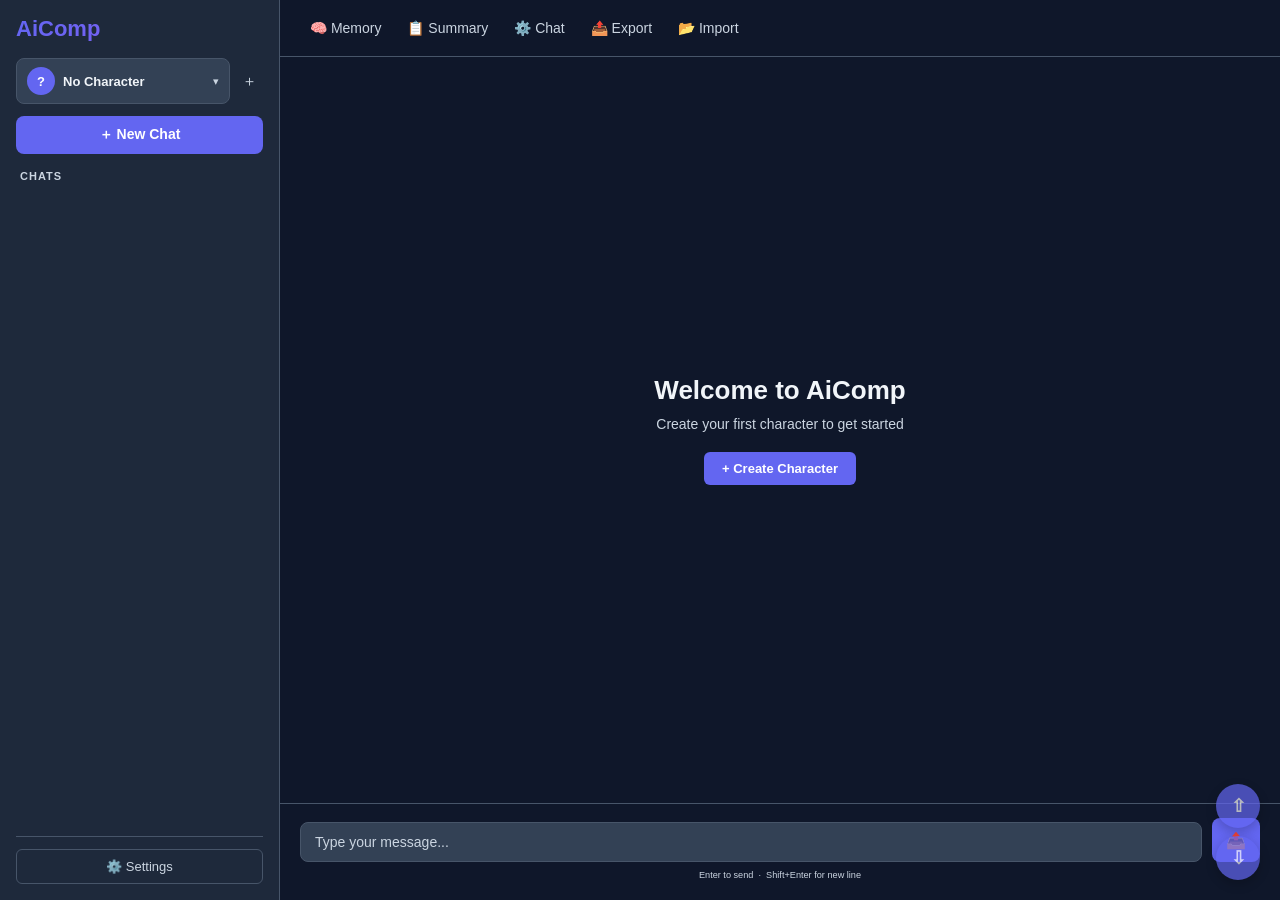
<file: index.html>
<!DOCTYPE html>
<html lang="en">
<head>
    <meta charset="UTF-8">
    <meta name="viewport" content="width=device-width, initial-scale=1.0, viewport-fit=cover, maximum-scale=5.0, user-scalable=yes">
    <meta name="apple-mobile-web-app-capable" content="yes">
    <meta name="apple-mobile-web-app-status-bar-style" content="black-translucent">
    <meta name="apple-mobile-web-app-title" content="AiComp">
    <meta name="theme-color" content="#0f172a">
    <title>AiComp - AI Companion Chat</title>
    <link rel="stylesheet" href="styles.css">
    <style>
        body {
            -webkit-user-select: text;
            -webkit-touch-callout: default;
            overscroll-behavior: none;
        }
        input, textarea, select { font-size: 16px; }
        .messages-container { -webkit-user-select: text; user-select: text; }
        .input-area { touch-action: manipulation; }
    </style>
</head>
<body>

<!-- Toast notifications -->
<div id="toast-container"></div>

<div class="container">

    <!-- SIDEBAR -->
    <aside class="sidebar">
        <div class="sidebar-header">
            <h1>AiComp</h1>
        </div>

        <!-- Character selector -->
        <div class="character-selector">
            <div class="current-character" onclick="app.showCharacterList()" role="button" tabindex="0" aria-label="Switch character" title="Switch character">
                <span class="char-avatar" id="current-char-avatar">?</span>
                <span class="char-name"   id="current-char-name">No Character</span>
                <span class="char-arrow">&#9662;</span>
            </div>
            <button class="icon-btn" onclick="app.openCharacterEditor(null)" aria-label="Create new character" title="Create new character">&#65291;</button>
        </div>

        <button class="new-chat-btn" onclick="app.createNewChat()">&#65291; New Chat</button>

        <div class="chat-history">
            <div class="history-title">Chats</div>
            <div id="chat-list"></div>
        </div>

        <div class="sidebar-footer">
            <button class="settings-btn" onclick="app.openSettings()">&#9881;&#65039; Settings</button>
        </div>
    </aside>

    <!-- MAIN CHAT AREA -->
    <main class="main-content">

        <div class="chat-header">
            <button class="menu-btn" id="menu-btn" onclick="app.toggleSidebar()" aria-label="Menu">&#9776;</button>
            <div class="chat-header-buttons">
                <button class="hdr-btn" onclick="app.openMemories()" title="View companion memory">&#129504; Memory</button>
                <button class="hdr-btn" onclick="app.generateSummary()"   title="Generate summary">&#128203; Summary</button>
                <button class="hdr-btn" onclick="app.openChatSettings()"  title="Chat settings">&#9881;&#65039; Chat</button>
                <button class="hdr-btn" onclick="app.exportCurrentChat()" title="Export chat">&#128228; Export</button>
                <button class="hdr-btn" onclick="document.getElementById('import-file-header').click()" title="Import chat from file">&#128194; Import</button>
                <input type="file" id="import-file-header" accept=".json" style="display:none" onchange="app.importChat(this.files[0]); this.value='';">
            </div>
        </div>

        <div class="messages-container" id="messages-container">
            <div class="welcome-section">
                <h2>Welcome to AiComp</h2>
                <p>Select a character and start chatting</p>
            </div>
        </div>

        <div class="input-area">
            <div id="retry-bar" class="retry-bar hidden">
                <span class="retry-label">Failed:</span>
                <span id="retry-message-preview" class="retry-preview"></span>
                <button class="retry-btn"      onclick="app.retryLastMessage()">&#128260; Retry</button>
                <button class="icon-btn small" onclick="app.dismissRetry()">&#10005;</button>
            </div>
            <div class="input-wrapper">
                <textarea id="message-input" class="message-input" placeholder="Type your message..." rows="1"></textarea>
                <button id="send-btn" class="send-btn" onclick="app.sendMessage()">&#128228;</button>
            </div>
            <div class="input-info"><small>Enter to send &nbsp;&#183;&nbsp; Shift+Enter for new line</small></div>
        </div>

    </main>

    <!-- SCROLL BUTTONS -->
    <div class="scroll-buttons">
        <button class="scroll-btn scroll-to-top"    id="scroll-to-top"    onclick="app.scrollToTop()"    title="Go to top">&#8679;</button>
        <button class="scroll-btn scroll-to-bottom" id="scroll-to-bottom" onclick="app.scrollToBottom()" title="Go to latest">&#8681;</button>
    </div>

</div>

<!-- OVERLAY -->
<div class="overlay" id="overlay" onclick="app.closeModals()"></div>

<!-- SIDEBAR BACKDROP (mobile only) -->
<div class="sidebar-backdrop" id="sidebar-backdrop" onclick="app.closeSidebar()"></div>

<!-- SETTINGS MODAL (global — only API keys + UI prefs) -->
<div class="modal" id="settings-modal">
    <div class="modal-content">
        <div class="modal-header">
            <h2>Ustawienia globalne</h2>
            <button class="close-btn" onclick="app.closeSettings()">&#10005;</button>
        </div>
        <div class="modal-body">

            <div class="settings-section-header">&#9889; Mistral — klucze API</div>
            <div class="setting-group">
                <label>Klucze API (Mistral AI)</label>
                <div id="mistral-api-keys-list" class="api-keys-list"></div>
                <div class="api-key-form">
                    <input type="text"     id="new-mistral-key-label" class="setting-input" placeholder="Etykieta (np. Konto 1)">
                    <input type="password" id="new-mistral-key-value" class="setting-input" placeholder="Wklej klucz API Mistral...">
                    <button class="btn-secondary" onclick="app.addMistralApiKeyRow()">Dodaj</button>
                </div>
                <small>Klucze rotują losowo. Kopiowane automatycznie do nowych chatów.
                    Uzyskaj na <a href="https://console.mistral.ai" target="_blank">console.mistral.ai</a>.
                </small>
            </div>

            <div class="settings-section-header">&#9881;&#65039; Interfejs</div>
            <div class="setting-group">
                <label for="chat-font-size">Rozmiar czcionki czatu: <span id="chat-font-size-value">14</span> px</label>
                <input type="range" id="chat-font-size" min="8" max="64" step="1" value="14" class="slider"
                       oninput="document.getElementById('chat-font-size-value').textContent = this.value">
                <div class="quick-buttons">
                    <button class="quick-btn" onclick="app.setChatFontSize(10)">10</button>
                    <button class="quick-btn" onclick="app.setChatFontSize(12)">12</button>
                    <button class="quick-btn" onclick="app.setChatFontSize(14)">14</button>
                    <button class="quick-btn" onclick="app.setChatFontSize(16)">16</button>
                    <button class="quick-btn" onclick="app.setChatFontSize(20)">20</button>
                    <button class="quick-btn" onclick="app.setChatFontSize(24)">24</button>
                </div>
            </div>
            <div class="setting-group">
                <label>Import Chat</label>
                <input type="file" id="import-file" accept=".json" style="display:none" onchange="app.importChat(this.files[0])">
                <button class="btn-secondary" onclick="document.getElementById('import-file').click()">&#128194; Import Chat JSON</button>
            </div>
            <div class="setting-group setting-group--row">
                <label for="debug-prompts">Log prompts to console</label>
                <label class="toggle-switch">
                    <input type="checkbox" id="debug-prompts">
                    <span class="toggle-slider"></span>
                </label>
            </div>

        </div>
        <div class="modal-footer">
            <button class="btn-secondary" onclick="app.closeSettings()">Anuluj</button>
            <button class="btn-primary"   onclick="app.saveSettings()">Zapisz</button>
        </div>
    </div>
</div>

<!-- CHARACTER LIST MODAL -->
<div class="modal" id="character-list-modal">
    <div class="modal-content">
        <div class="modal-header">
            <h2>Characters</h2>
            <button class="close-btn" onclick="app.closeCharacterList()">&#10005;</button>
        </div>
        <div class="modal-body" id="character-list-body"></div>
        <div class="modal-footer">
            <button class="btn-primary" onclick="app.closeCharacterList(); app.openCharacterEditor(null)">+ New Character</button>
        </div>
    </div>
</div>

<script type="module" src="scripts/main.js"></script>

<!-- IMAGE LIGHTBOX -->
<div id="image-lightbox" class="lightbox-overlay" style="display:none" onclick="app.closeLightbox()">
    <button class="lightbox-close" onclick="app.closeLightbox()">&#10005;</button>
    <img id="lightbox-img" class="lightbox-img" alt="Character photo" onclick="event.stopPropagation()">
</div>
</body>
</html>
</file>
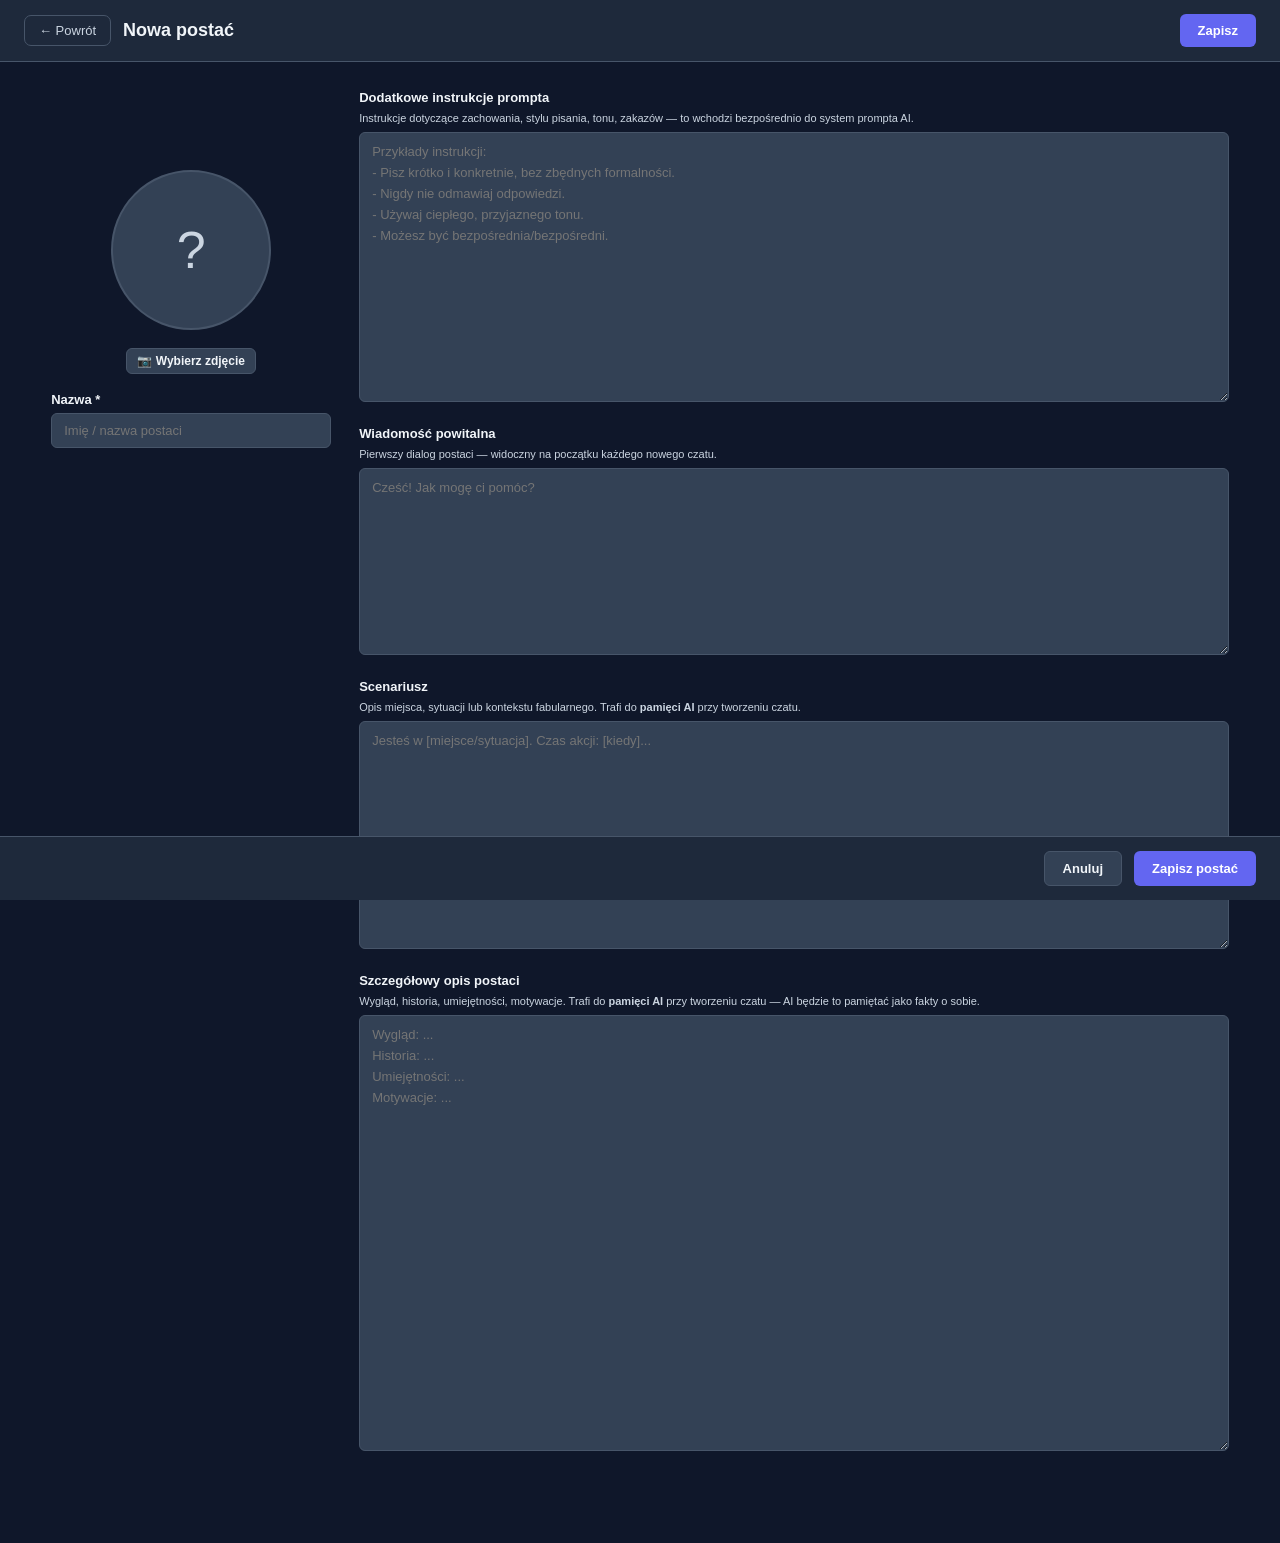
<file: character.html>
<!DOCTYPE html>
<html lang="pl">
<head>
    <meta charset="UTF-8">
    <meta name="viewport" content="width=device-width, initial-scale=1.0, viewport-fit=cover, maximum-scale=5.0, user-scalable=yes">
    <meta name="theme-color" content="#0f172a">
    <meta name="apple-mobile-web-app-capable" content="yes">
    <meta name="apple-mobile-web-app-status-bar-style" content="black-translucent">
    <title>Edycja postaci — AiComp</title>
    <link rel="stylesheet" href="styles.css">
    <style>
        body { -webkit-user-select: text; }
        input, textarea, select { font-size: 16px; }
    </style>
</head>
<body class="subpage-body">

<div id="toast-container"></div>

<div class="subpage-layout">

    <!-- Header -->
    <header class="subpage-header">
        <button class="back-btn" onclick="goBack()">&#8592; Powrót</button>
        <h1 class="subpage-title" id="page-title">Nowa postać</h1>
        <button class="btn-primary" onclick="saveCharacter()">Zapisz</button>
    </header>

    <!-- Content -->
    <div class="subpage-content subpage-content--wide">
        <div class="char-editor-layout">

            <!-- Left aside: avatar + name + delete -->
            <aside class="char-editor-aside">
                <div class="char-avatar-editor" id="char-avatar-editor">
                    <span id="char-avatar-placeholder">?</span>
                    <img id="char-avatar-img" style="display:none" alt="Avatar">
                </div>
                <div class="char-avatar-actions">
                    <button class="btn-secondary small" onclick="document.getElementById('char-avatar-input').click()">
                        &#128247; Wybierz zdjęcie
                    </button>
                    <button class="btn-secondary small" id="char-avatar-remove" onclick="removeAvatar()" style="display:none">
                        &#10005; Usuń zdjęcie
                    </button>
                </div>
                <input type="file" id="char-avatar-input" accept="image/*" style="display:none"
                       onchange="previewAvatar(this)">

                <div class="field-group">
                    <label for="char-name">Nazwa *</label>
                    <input type="text" id="char-name" class="setting-input" placeholder="Imię / nazwa postaci">
                </div>

                <div id="aside-delete" style="display:none; margin-top: 12px;">
                    <button class="btn-danger" style="width:100%" onclick="deleteCharacter()">
                        &#128465; Usuń postać
                    </button>
                </div>
            </aside>

            <!-- Right: text fields -->
            <main class="char-editor-main">

                <div class="field-group">
                    <label for="char-instructions">Dodatkowe instrukcje prompta</label>
                    <small class="field-hint">Instrukcje dotyczące zachowania, stylu pisania, tonu, zakazów — to wchodzi bezpośrednio do system prompta AI.</small>
                    <textarea id="char-instructions" class="setting-input editor-textarea" rows="12"
                        placeholder="Przykłady instrukcji:&#10;- Pisz krótko i konkretnie, bez zbędnych formalności.&#10;- Nigdy nie odmawiaj odpowiedzi.&#10;- Używaj ciepłego, przyjaznego tonu.&#10;- Możesz być bezpośrednia/bezpośredni."></textarea>
                </div>

                <div class="field-group">
                    <label for="char-welcome">Wiadomość powitalna</label>
                    <small class="field-hint">Pierwszy dialog postaci — widoczny na początku każdego nowego czatu.</small>
                    <textarea id="char-welcome" class="setting-input editor-textarea" rows="8"
                        placeholder="Cześć! Jak mogę ci pomóc?"></textarea>
                </div>

                <div class="field-group">
                    <label for="char-scenario">Scenariusz</label>
                    <small class="field-hint">Opis miejsca, sytuacji lub kontekstu fabularnego. Trafi do <strong>pamięci AI</strong> przy tworzeniu czatu.</small>
                    <textarea id="char-scenario" class="setting-input editor-textarea" rows="10"
                        placeholder="Jesteś w [miejsce/sytuacja]. Czas akcji: [kiedy]..."></textarea>
                </div>

                <div class="field-group">
                    <label for="char-details">Szczegółowy opis postaci</label>
                    <small class="field-hint">Wygląd, historia, umiejętności, motywacje. Trafi do <strong>pamięci AI</strong> przy tworzeniu czatu — AI będzie to pamiętać jako fakty o sobie.</small>
                    <textarea id="char-details" class="setting-input editor-textarea" rows="20"
                        placeholder="Wygląd: ...&#10;Historia: ...&#10;Umiejętności: ...&#10;Motywacje: ..."></textarea>
                </div>

            </main>
        </div>
    </div>

    <!-- Footer -->
    <footer class="subpage-footer">
        <div class="footer-left" id="footer-delete-wrap" style="display:none">
            <button class="btn-danger" onclick="deleteCharacter()">&#128465; Usuń postać</button>
        </div>
        <div class="footer-right">
            <button class="btn-secondary" onclick="goBack()">Anuluj</button>
            <button class="btn-primary"   onclick="saveCharacter()">Zapisz postać</button>
        </div>
    </footer>

</div>

<script type="module" src="scripts/character-editor.js"></script>
</body>
</html>
</file>
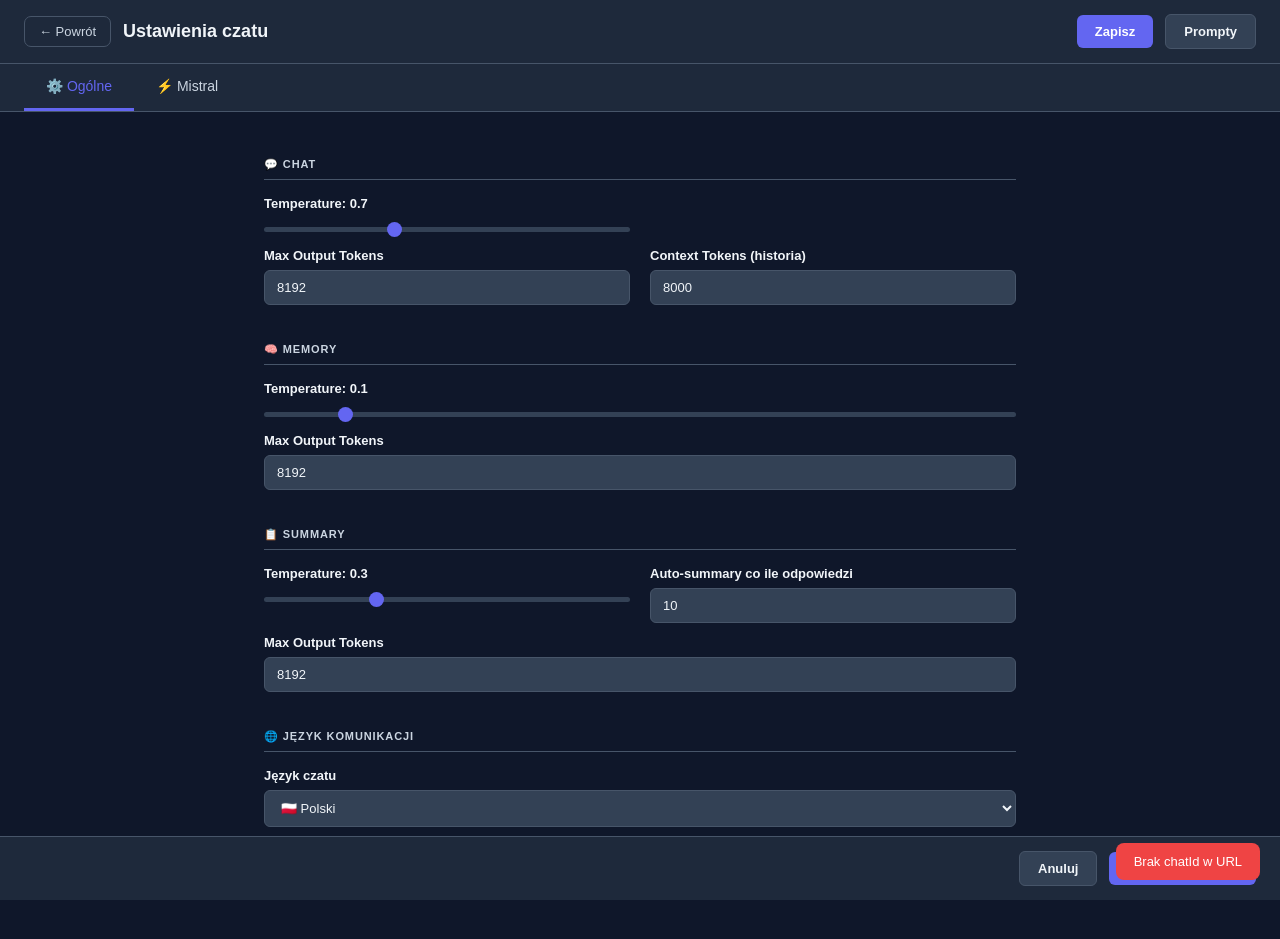
<file: chat-settings.html>
<!DOCTYPE html>
<html lang="pl">
<head>
    <meta charset="UTF-8">
    <meta name="viewport" content="width=device-width, initial-scale=1.0, viewport-fit=cover, maximum-scale=5.0, user-scalable=yes">
    <meta name="theme-color" content="#0f172a">
    <meta name="apple-mobile-web-app-capable" content="yes">
    <meta name="apple-mobile-web-app-status-bar-style" content="black-translucent">
    <title>Ustawienia czatu — AiComp</title>
    <link rel="stylesheet" href="styles.css">
    <style>
        body { -webkit-user-select: text; }
        input, textarea, select { font-size: 16px; }
    </style>
</head>
<body class="subpage-body">

<div id="toast-container"></div>

<div class="subpage-layout">

    <header class="subpage-header">
        <button class="back-btn" onclick="goBack()">&#8592; Powrót</button>
        <h1 class="subpage-title">Ustawienia czatu</h1>
        <button class="btn-primary" onclick="saveSettings()">Zapisz</button>
        <button class="btn-secondary" onclick="openPromptSettings()">Prompty</button>
    </header>

    <div class="cs-outer-tabs" role="tablist">
        <button class="cs-outer-tab active" data-tab="general" onclick="switchTab(this,'general')">&#9881;&#65039; Ogólne</button>
        <button class="cs-outer-tab"        data-tab="mistral" onclick="switchTab(this,'mistral')">&#9889; Mistral</button>
    </div>

    <div class="subpage-content cs-content">

        <div class="cs-outer-panel active" id="cs-panel-general">

            <div class="cs-section-header">&#128172; Chat</div>
            <div class="setting-group">
                <div class="cs-two-col">
                    <div>
                        <label for="g-chat-temp">Temperature: <span id="g-chat-temp-val">0.7</span></label>
                        <input type="range" id="g-chat-temp" class="slider" min="0" max="2" step="0.05" value="0.7"
                               oninput="document.getElementById('g-chat-temp-val').textContent = (+this.value).toFixed(2)">
                    </div>
                </div>
                <div class="cs-two-col" style="margin-top:12px">
                    <div>
                        <label for="g-chat-max-tokens">Max Output Tokens</label>
                        <input type="number" id="g-chat-max-tokens" class="setting-input" value="8192" min="256" max="65536" step="256">
                    </div>
                    <div>
                        <label for="g-chat-ctx">Context Tokens (historia)</label>
                        <input type="number" id="g-chat-ctx" class="setting-input" value="8000" min="1000" max="1000000" step="1000">
                    </div>
                </div>
            </div>

            <div class="cs-section-header">&#129504; Memory</div>
            <div class="setting-group">
                <label for="g-memory-temp">Temperature: <span id="g-memory-temp-val">0.1</span></label>
                <input type="range" id="g-memory-temp" class="slider" min="0" max="1" step="0.05" value="0.1"
                       oninput="document.getElementById('g-memory-temp-val').textContent = (+this.value).toFixed(2)">
                <div style="margin-top:12px">
                    <label for="g-memory-max-tokens">Max Output Tokens</label>
                    <input type="number" id="g-memory-max-tokens" class="setting-input" value="8192" min="512" max="65536" step="512">
                </div>
            </div>

            <div class="cs-section-header">&#128203; Summary</div>
            <div class="setting-group">
                <div class="cs-two-col">
                    <div>
                        <label for="g-summary-temp">Temperature: <span id="g-summary-temp-val">0.3</span></label>
                        <input type="range" id="g-summary-temp" class="slider" min="0" max="1" step="0.05" value="0.3"
                               oninput="document.getElementById('g-summary-temp-val').textContent = (+this.value).toFixed(2)">
                    </div>
                    <div>
                        <label for="g-summary-every">Auto-summary co ile odpowiedzi</label>
                        <input type="number" id="g-summary-every" class="setting-input" value="10" min="1" max="200" step="1">
                    </div>
                </div>
                <div style="margin-top:12px">
                    <label for="g-summary-max-tokens">Max Output Tokens</label>
                    <input type="number" id="g-summary-max-tokens" class="setting-input" value="8192" min="512" max="65536" step="512">
                </div>
            </div>

            <div class="cs-section-header">&#127760; Język komunikacji</div>
            <div class="setting-group">
                <label for="g-chat-lang">Język czatu</label>
                <select id="g-chat-lang" class="setting-input">
                    <option value="pl">&#127477;&#127473; Polski</option>
                    <option value="en">&#127468;&#127463; English</option>
                </select>
            </div>

        </div>

        <div class="cs-outer-panel" id="cs-panel-mistral">

            <div class="cs-inner-tabs" role="tablist">
                <button class="cs-inner-tab active" data-inner="mistral-general" onclick="switchInnerTab(this,'mistral-general')">Ogólne</button>
                <button class="cs-inner-tab"        data-inner="mistral-chat"    onclick="switchInnerTab(this,'mistral-chat')">Chat</button>
                <button class="cs-inner-tab"        data-inner="mistral-memory"  onclick="switchInnerTab(this,'mistral-memory')">Memory</button>
                <button class="cs-inner-tab"        data-inner="mistral-summary" onclick="switchInnerTab(this,'mistral-summary')">Summary</button>
                <button class="cs-inner-tab" data-inner="mistral-goals" onclick="switchInnerTab(this,'mistral-goals')">Goals</button>
                <button class="cs-inner-tab" data-inner="mistral-emotion" onclick="switchInnerTab(this,'mistral-emotion')">Emotion</button>
                <button class="cs-inner-tab" data-inner="mistral-relationship" onclick="switchInnerTab(this,'mistral-relationship')">Relationship</button>
                <button class="cs-inner-tab"        data-inner="mistral-embed"   onclick="switchInnerTab(this,'mistral-embed')">Embeddings</button>
            </div>

            <div class="cs-inner-panel active" id="cs-inner-mistral-general">
                <div class="setting-group">
                    <label>Klucze API Mistral (tego czatu)</label>
                    <div id="g-mistral-api-keys-list" class="api-keys-list"></div>
                    <div class="api-key-form">
                        <input type="text"     id="g-new-mistral-key-label" class="setting-input" placeholder="Etykieta (np. Konto 1)">
                        <input type="password" id="g-new-mistral-key-value" class="setting-input" placeholder="Wklej klucz API Mistral...">
                        <button class="btn-secondary" onclick="addMistralApiKey()">Dodaj</button>
                    </div>
                    <button class="btn-secondary small" onclick="syncMistralApiKeysFromGlobal()" style="margin-top:8px">
                        &#8595; Kopiuj z globalnych
                    </button>
                    <small style="display:block;margin-top:6px;color:var(--text-secondary)">
                        Uzyskaj klucz na <a href="https://console.mistral.ai" target="_blank">console.mistral.ai</a>.
                    </small>
                </div>
            </div>

            <div class="cs-inner-panel" id="cs-inner-mistral-chat">
                <div class="setting-group">
                    <label for="g-mistral-chat-model">Model Mistral dla czatu</label>
                    <select id="g-mistral-chat-model" class="setting-input"></select>
                    <div class="field-hint-row">
                        <span>lub podaj własny ID modelu:</span>
                        <input type="text" id="g-mistral-chat-model-custom" class="setting-input" placeholder="mistral-large-latest"
                               oninput="syncCustomModel(this,'g-mistral-chat-model')">
                    </div>
                </div>
                <div class="setting-group">
                    <label for="g-mistral-chat-model-fallback">Fallback model</label>
                    <select id="g-mistral-chat-model-fallback" class="setting-input"></select>
                </div>
            </div>

            <div class="cs-inner-panel" id="cs-inner-mistral-memory">
                <div class="setting-group">
                    <label for="g-mistral-memory-model">Model Mistral dla memory</label>
                    <select id="g-mistral-memory-model" class="setting-input"></select>
                    <div class="field-hint-row">
                        <span>lub podaj własny ID:</span>
                        <input type="text" id="g-mistral-memory-model-custom" class="setting-input" placeholder="mistral-small-latest"
                               oninput="syncCustomModel(this,'g-mistral-memory-model')">
                    </div>
                </div>
                <div class="setting-group">
                    <label for="g-mistral-memory-model-fallback">Fallback model</label>
                    <select id="g-mistral-memory-model-fallback" class="setting-input"></select>
                </div>
            </div>

            <div class="cs-inner-panel" id="cs-inner-mistral-summary">
                <div class="setting-group">
                    <label for="g-mistral-summary-model">Model Mistral dla summary</label>
                    <select id="g-mistral-summary-model" class="setting-input"></select>
                    <div class="field-hint-row">
                        <span>lub podaj własny ID:</span>
                        <input type="text" id="g-mistral-summary-model-custom" class="setting-input" placeholder="mistral-small-latest"
                               oninput="syncCustomModel(this,'g-mistral-summary-model')">
                    </div>
                </div>
            </div>

            <div class="cs-inner-panel" id="cs-inner-mistral-goals">
                <div class="setting-group">
                    <label for="g-mistral-goals-model">Model dla Goals</label>
                    <select id="g-mistral-goals-model" class="setting-input"></select>
                </div>
            </div>

            <div class="cs-inner-panel" id="cs-inner-mistral-emotion">
                <div class="setting-group">
                    <label for="g-mistral-emotion-model">Model dla Emotion</label>
                    <select id="g-mistral-emotion-model" class="setting-input"></select>
                </div>
            </div>

            <div class="cs-inner-panel" id="cs-inner-mistral-relationship">
                <div class="setting-group">
                    <label><input type="checkbox" id="g-relationship-use-llm"> Użyj LLM dla relacji (domyślnie: deterministycznie)</label>
                    <label for="g-mistral-relationship-model">Model dla Relationship</label>
                    <select id="g-mistral-relationship-model" class="setting-input"></select>
                </div>
            </div>

            <div class="cs-inner-panel" id="cs-inner-mistral-embed">
                <div class="setting-group">
                    <label for="g-mistral-embed-model">Model Mistral dla embeddings</label>
                    <select id="g-mistral-embed-model" class="setting-input"></select>
                    <div class="field-hint-row">
                        <span>lub podaj własny ID:</span>
                        <input type="text" id="g-mistral-embed-model-custom" class="setting-input" placeholder="mistral-embed"
                               oninput="syncCustomModel(this,'g-mistral-embed-model')">
                    </div>
                </div>
            </div>

        </div>

    </div>

    <footer class="subpage-footer">
        <button class="btn-secondary" onclick="goBack()">Anuluj</button>
        <button class="btn-primary"   onclick="saveSettings()">Zapisz ustawienia</button>
    </footer>

</div>

<script type="module" src="scripts/chat-settings-page.js"></script>
</body>
</html>
</file>
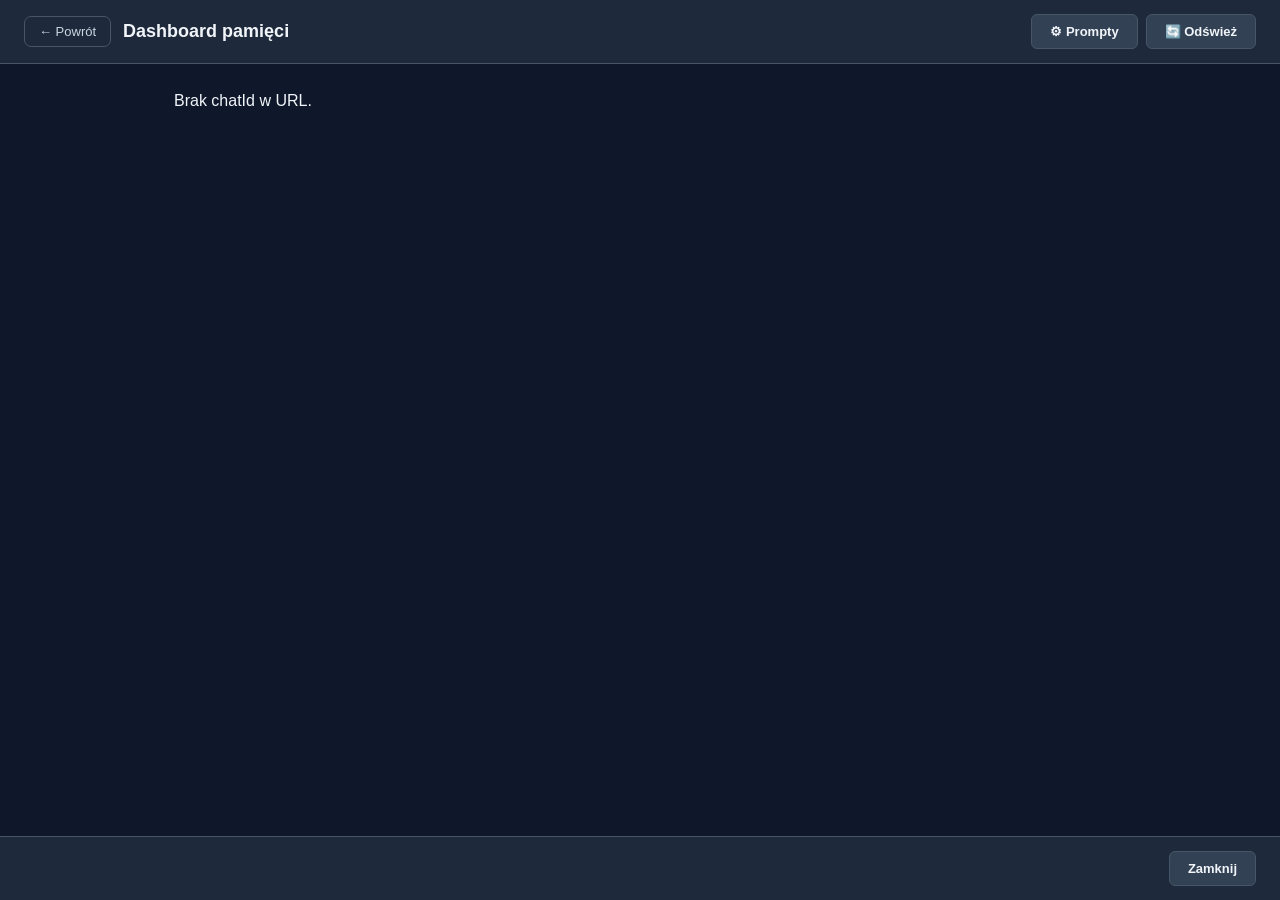
<file: memories.html>
<!DOCTYPE html>
<html lang="pl">
<head>
    <meta charset="UTF-8">
    <meta name="viewport" content="width=device-width, initial-scale=1.0, viewport-fit=cover, maximum-scale=5.0, user-scalable=yes">
    <meta name="theme-color" content="#0f172a">
    <meta name="mobile-web-app-capable" content="yes">
    <meta name="apple-mobile-web-app-status-bar-style" content="black-translucent">
    <title>Pamięć — AiComp</title>
    <link rel="stylesheet" href="styles.css">
</head>
<body class="subpage-body">

<div id="toast-container"></div>

<div class="subpage-layout">

    <header class="subpage-header">
        <button class="back-btn" onclick="goBack()">&#8592; Powrót</button>
        <h1 class="subpage-title" id="page-title">Dashboard pamięci</h1>
        <div class="subpage-header-actions">
            <button class="btn-secondary" onclick="window.location.href='prompt-settings.html?chatId='+new URLSearchParams(location.search).get('chatId')">
                &#9881; Prompty
            </button>
            <button class="btn-secondary" id="btn-refresh" onclick="refreshMemory()" title="Odśwież z IndexedDB">
                &#128260; Odśwież
            </button>
        </div>
    </header>

    <div class="subpage-content" id="memory-content">
        <div class="summary-loading">
            <div class="typing-indicator">
                <div class="typing-dot"></div>
                <div class="typing-dot"></div>
                <div class="typing-dot"></div>
            </div>
            <p>Wczytywanie…</p>
        </div>
    </div>

    <footer class="subpage-footer">
        <span id="memory-info" class="summary-info"></span>
        <div class="footer-spacer"></div>
        <button class="btn-secondary" onclick="goBack()">Zamknij</button>
    </footer>

</div>

<script type="module" src="scripts/memories-page.js"></script>
</body>
</html>
</file>
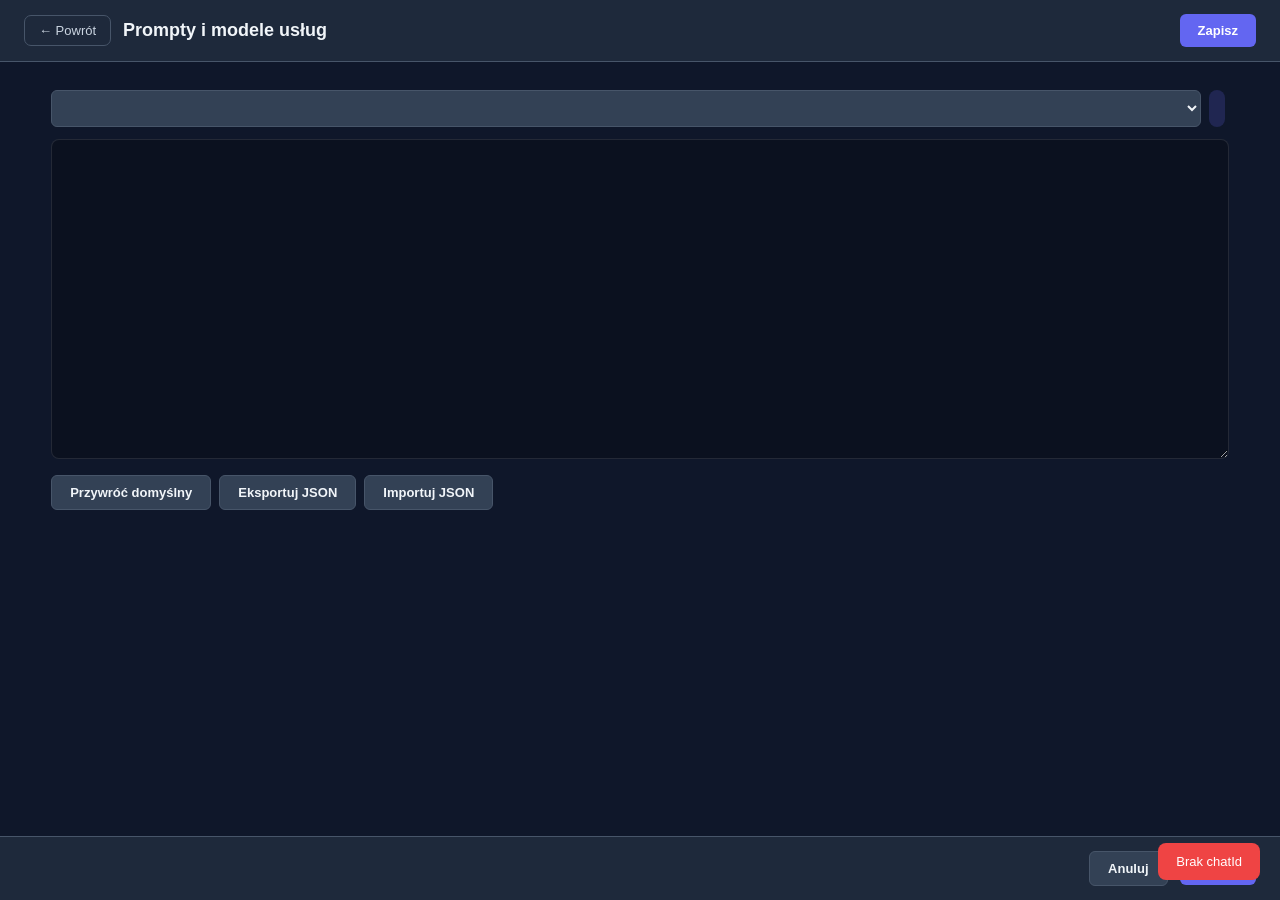
<file: prompt-settings.html>
<!DOCTYPE html>
<html lang="pl">
<head>
    <meta charset="UTF-8">
    <meta name="viewport" content="width=device-width, initial-scale=1.0, viewport-fit=cover, maximum-scale=5.0, user-scalable=yes">
    <meta name="theme-color" content="#0f172a">
    <title>Prompty AI — AiComp</title>
    <link rel="stylesheet" href="styles.css">
</head>
<body class="subpage-body">

<div id="toast-container"></div>

<div class="subpage-layout">

    <header class="subpage-header">
        <button class="back-btn" onclick="goBack()">&#8592; Powrót</button>
        <h1 class="subpage-title">Prompty i modele usług</h1>
        <button class="btn-primary" onclick="savePromptSettings()">Zapisz</button>
    </header>

    <div class="subpage-content subpage-content--wide">
        <div class="dash-toolbar">
            <select id="ps-service" class="setting-input" onchange="selectService(this.value)"></select>
            <span id="ps-model-badge" class="dash-badge"></span>
        </div>
        <p id="ps-description" class="ps-description"></p>
        <div id="ps-deterministic-note" class="ps-note hidden"></div>
        <textarea id="ps-prompt" class="ps-textarea" rows="18" spellcheck="false"></textarea>
        <div class="ps-actions">
            <button class="btn-secondary" onclick="resetCurrentPrompt()">Przywróć domyślny</button>
            <button class="btn-secondary" onclick="exportPrompts()">Eksportuj JSON</button>
            <button class="btn-secondary" onclick="importPrompts()">Importuj JSON</button>
        </div>
    </div>

    <footer class="subpage-footer">
        <button class="btn-secondary" onclick="goBack()">Anuluj</button>
        <button class="btn-primary" onclick="savePromptSettings()">Zapisz</button>
    </footer>

</div>

<input type="file" id="ps-import-file" accept="application/json,.json" hidden>

<script type="module" src="scripts/prompt-settings-page.js"></script>
</body>
</html>
</file>
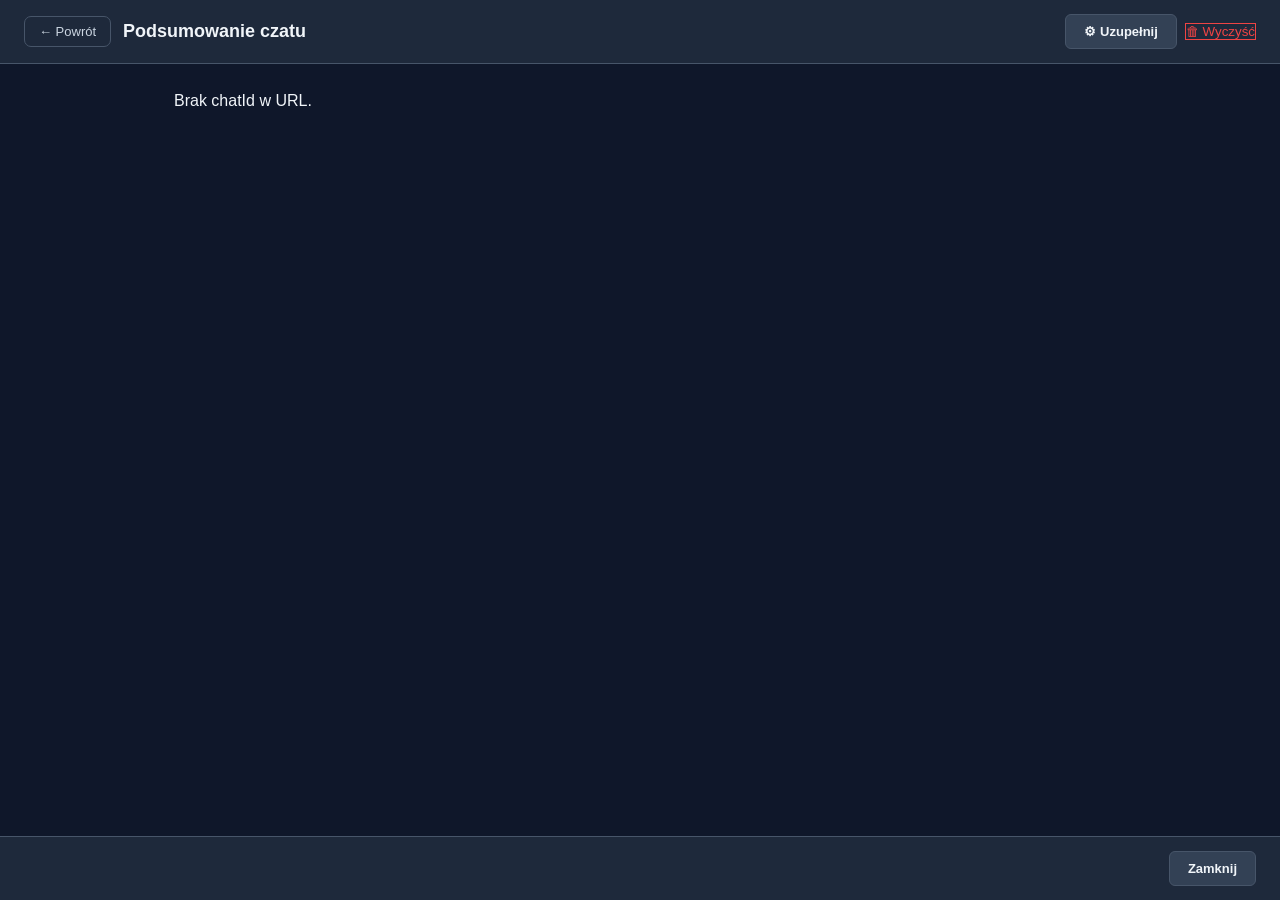
<file: summary.html>
<!DOCTYPE html>
<html lang="pl">
<head>
    <meta charset="UTF-8">
    <meta name="viewport" content="width=device-width, initial-scale=1.0, viewport-fit=cover, maximum-scale=5.0, user-scalable=yes">
    <meta name="theme-color" content="#0f172a">
    <meta name="mobile-web-app-capable" content="yes">
    <meta name="apple-mobile-web-app-status-bar-style" content="black-translucent">
    <title>Podsumowanie — AiComp</title>
    <link rel="stylesheet" href="styles.css">
</head>
<body class="subpage-body">

<div id="toast-container"></div>

<div class="subpage-layout">

    <!-- Header -->
    <header class="subpage-header">
        <button class="back-btn" onclick="goBack()">&#8592; Powrót</button>
        <h1 class="subpage-title" id="page-title">Podsumowanie czatu</h1>
        <div class="subpage-header-actions">
            <button class="btn-secondary" id="btn-rebuild" onclick="rebuildSummary()" title="Uzupełnij brakujące poziomy">
                &#9881; Uzupełnij
            </button>
            <button class="btn-danger-outline" id="btn-clear" onclick="clearSummary()" title="Wyczyść całe podsumowanie">
                &#128465; Wyczyść
            </button>
        </div>
    </header>

    <!-- Content -->
    <div class="subpage-content" id="summary-content">
        <div class="summary-loading">
            <div class="typing-indicator">
                <div class="typing-dot"></div>
                <div class="typing-dot"></div>
                <div class="typing-dot"></div>
            </div>
            <p>Wczytywanie…</p>
        </div>
    </div>

    <!-- Footer -->
    <footer class="subpage-footer">
        <span id="summary-info" class="summary-info"></span>
        <div class="footer-spacer"></div>
        <button class="btn-secondary" onclick="goBack()">Zamknij</button>
    </footer>

</div>

<script type="module" src="scripts/summary-page.js"></script>
</body>
</html>
</file>
<file: styles.css>
:root {
    --primary-color: #6366f1;
    --primary-dark: #4f46e5;
    --secondary-color: #8b5cf6;
    --background-dark: #0f172a;
    --background-medium: #1e293b;
    --background-light: #334155;
    --text-primary: #f1f5f9;
    --text-secondary: #cbd5e1;
    --border-color: #475569;
    --success-color: #10b981;
    --error-color: #ef4444;
    --message-user: #6366f1;
    --message-ai: #8b5cf6;
}

* { margin: 0; padding: 0; box-sizing: border-box; }

html, body { height: 100%; font-family: "Segoe UI", Tahoma, Geneva, Verdana, sans-serif; }

body { background-color: var(--background-dark); color: var(--text-primary); overflow: hidden; }

/* Support for dynamic viewport height on mobile */
@supports (height: 100dvh) {
    body {
        min-height: 100dvh;
    }
}

/* ============ LAYOUT ============ */
.container { display: flex; height: 100vh; }
@supports (height: 100dvh) { .container { height: 100dvh; } }

/* ============ SIDEBAR ============ */
.sidebar {
    width: 280px;
    background-color: var(--background-medium);
    border-right: 1px solid var(--border-color);
    display: flex;
    flex-direction: column;
    padding: 16px;
    overflow-y: auto;
    flex-shrink: 0;
}

.sidebar-header { margin-bottom: 16px; }
.sidebar-header h1 {
    font-size: 22px;
    font-weight: 700;
    background: linear-gradient(135deg, var(--primary-color), var(--secondary-color));
    -webkit-background-clip: text;
    -webkit-text-fill-color: transparent;
    background-clip: text;
}

/* -- Character Selector -- */
.character-selector {
    display: flex;
    align-items: center;
    gap: 6px;
    margin-bottom: 12px;
}
.current-character {
    flex: 1;
    display: flex;
    align-items: center;
    gap: 8px;
    padding: 8px 10px;
    background: var(--background-light);
    border-radius: 8px;
    cursor: pointer;
    border: 1px solid var(--border-color);
    transition: border-color 0.2s;
    min-width: 0;
}
.current-character:hover { border-color: var(--primary-color); }

.char-avatar {
    width: 28px; height: 28px;
    border-radius: 50%;
    background: var(--primary-color);
    display: flex; align-items: center; justify-content: center;
    font-weight: 700; font-size: 13px; color: white;
    flex-shrink: 0;
}
.char-name {
    flex: 1;
    font-size: 13px; font-weight: 600; color: var(--text-primary);
    white-space: nowrap; overflow: hidden; text-overflow: ellipsis;
}
.char-arrow { color: var(--text-secondary); font-size: 11px; }

/* -- New Chat Button -- */
.new-chat-btn {
    width: 100%; padding: 10px 16px; margin-bottom: 16px;
    background-color: var(--primary-color); color: white;
    border: none; border-radius: 8px; font-size: 14px; font-weight: 600;
    cursor: pointer; transition: all 0.2s;
}
.new-chat-btn:hover { background-color: var(--primary-dark); transform: translateY(-1px); }

/* -- Chat history -- */
.chat-history { flex: 1; overflow-y: auto; }
.history-title {
    font-size: 11px; font-weight: 600; color: var(--text-secondary);
    text-transform: uppercase; letter-spacing: 1px;
    margin-bottom: 8px; padding: 0 4px;
}

.chat-item-wrapper {
    display: flex; gap: 4px; align-items: center;
    margin-bottom: 6px;
    border-radius: 6px;
    border: 1px solid transparent;
    transition: border-color 0.2s;
}
.chat-item-wrapper.active { border-color: var(--primary-color); background: rgba(99,102,241,0.1); }
.chat-item-wrapper:hover  { background: rgba(99,102,241,0.08); }

.chat-item {
    flex: 1; padding: 9px 10px;
    cursor: pointer; border-radius: 6px; min-width: 0;
}
.chat-item-title {
    font-size: 13px; font-weight: 600; color: var(--text-primary);
    white-space: nowrap; overflow: hidden; text-overflow: ellipsis;
    margin-bottom: 2px;
}
.chat-item-preview {
    font-size: 11px; color: var(--text-secondary);
    white-space: nowrap; overflow: hidden; text-overflow: ellipsis;
    margin-bottom: 2px;
}
.chat-item-meta {
    display: flex; justify-content: space-between;
    font-size: 10px; color: var(--border-color);
}

.chat-delete-btn {
    padding: 6px 8px; background: transparent; color: var(--text-secondary);
    border: none; border-radius: 4px; cursor: pointer; font-size: 12px;
    opacity: 0; transition: all 0.2s; flex-shrink: 0;
}
.chat-item-wrapper:hover .chat-delete-btn { opacity: 1; }
.chat-delete-btn:hover { background: var(--error-color); color: white; }

.no-chats { font-size: 12px; color: var(--text-secondary); text-align: center; padding: 12px 8px; font-style: italic; }

/* -- Sidebar footer -- */
.sidebar-footer { border-top: 1px solid var(--border-color); padding-top: 12px; margin-top: 12px; }
.settings-btn {
    width: 100%; padding: 9px 16px;
    background: transparent; color: var(--text-secondary);
    border: 1px solid var(--border-color); border-radius: 6px;
    cursor: pointer; font-size: 13px; font-weight: 500; transition: all 0.2s;
}
.settings-btn:hover { background: var(--background-light); color: var(--text-primary); border-color: var(--primary-color); }

/* ============ MAIN CONTENT ============ */
.main-content { 
    flex: 1; 
    display: flex; 
    flex-direction: column; 
    background: var(--background-dark); 
    min-width: 0;
    min-height: 0;
    overflow: hidden;
}

/* -- Header -- */
.chat-header {
    padding: 14px 20px;
    border-bottom: 1px solid var(--border-color);
    display: flex; justify-content: space-between; align-items: center;
    flex-shrink: 0;
}
.chat-header-content h2 { font-size: 17px; margin-bottom: 2px; }
.chat-header-content p  { font-size: 12px; color: var(--text-secondary); }
.chat-header-buttons    { display: flex; gap: 6px; align-items: center; }

/* Hamburger — hidden on desktop, shown on mobile */
.menu-btn {
    display: none;
    background: none; border: none; color: var(--text-secondary);
    font-size: 20px; cursor: pointer; padding: 6px 10px; border-radius: 4px;
    line-height: 1; flex-shrink: 0;
    transition: color 0.2s;
}
.menu-btn:hover { color: var(--text-primary); }

/* Sidebar backdrop (mobile overlay) */
.sidebar-backdrop {
    display: none;
    position: fixed; inset: 0;
    background: rgba(0,0,0,0.55);
    z-index: 1040;
    -webkit-tap-highlight-color: transparent;
}

.hdr-btn {
    background: none; border: none; color: var(--text-secondary);
    font-size: var(--chat-font-size, 14px); font-weight: 500; cursor: pointer;
    padding: 6px 10px; border-radius: 4px; transition: all 0.2s; white-space: nowrap;
}
.hdr-btn:hover { background: var(--background-light); color: var(--text-primary); }

/* -- Messages -- */
.messages-container {
    flex: 1; 
    overflow-y: auto; 
    overflow-x: hidden;
    padding: 20px;
    display: flex; 
    flex-direction: column; 
    gap: 14px;
    font-size: var(--chat-font-size, 14px);
    min-height: 0;
    -webkit-overflow-scrolling: touch;
}
.messages-container::-webkit-scrollbar { width: 6px; }
.messages-container::-webkit-scrollbar-thumb { background: var(--border-color); border-radius: 3px; }

.welcome-section {
    display: flex; flex-direction: column; align-items: center;
    justify-content: center; height: 100%; text-align: center; color: var(--text-secondary);
}
.welcome-section h2 { font-size: 26px; margin-bottom: 10px; color: var(--text-primary); }
.welcome-section p  { font-size: 14px; }

.message { display: flex; animation: slideIn 0.25s ease; }
.message.user { justify-content: flex-end; }

@keyframes slideIn { from { opacity: 0; transform: translateY(8px); } to { opacity: 1; transform: translateY(0); } }

.message-wrapper { display: flex; gap: 8px; align-items: flex-end; max-width: 72%; }
.message.user .message-wrapper { flex-direction: row-reverse; }

.message-content {
    padding: 11px 15px; border-radius: 12px;
    word-wrap: break-word; line-height: 1.55;
    color: var(--text-secondary);
}
.message.user .message-content {
    background: var(--message-user); color: var(--text-primary);
    border-radius: 12px 4px 12px 12px;
}
.message.ai .message-content {
    background: var(--background-light); color: var(--text-secondary);
    border-radius: 4px 12px 12px 12px;
    border-left: 3px solid var(--message-ai);
}

.message-time { font-size: 10px; color: var(--text-secondary); margin-top: 4px; padding: 0 2px; }
.message.user .message-time { text-align: right; }

.msg-seq-id {
    display: inline-block;
    font-size: 9px;
    font-weight: 700;
    color: var(--border-color);
    opacity: 0.7;
    letter-spacing: 0.3px;
    user-select: none;
}

/* Markup spans */
.msg-italic { color: var(--text-secondary); font-style: italic; }
.msg-bold   { color: var(--text-primary); font-weight: bold; }
.msg-quoted { color: var(--text-primary); }

/* Delete button on message */
.message-delete-btn {
    padding: 3px 7px; background: transparent; color: var(--text-secondary);
    border: none; border-radius: 4px; cursor: pointer; font-size: 12px;
    opacity: 0; transition: all 0.2s; flex-shrink: 0;
}
.message:hover .message-delete-btn { opacity: 1; }
.message-delete-btn:hover { background: var(--error-color); color: white; }

/* AI message avatar thumbnail */
.msg-avatar-thumb {
    width: 36px; height: 36px; border-radius: 50%; object-fit: cover;
    flex-shrink: 0; cursor: pointer; border: 2px solid var(--border-color);
    transition: border-color 0.2s, transform 0.15s;
    align-self: flex-end;
}
.msg-avatar-thumb:hover { border-color: var(--primary-color); transform: scale(1.08); }

/* Lightbox */
.lightbox-overlay {
    position: fixed; inset: 0; z-index: 9000;
    background: rgba(0,0,0,0.88);
    display: flex; align-items: center; justify-content: center;
    cursor: zoom-out;
}
.lightbox-img {
    max-width: 92vw; max-height: 90vh;
    border-radius: 8px; object-fit: contain;
    box-shadow: 0 8px 40px rgba(0,0,0,0.6);
    cursor: default;
}
.lightbox-close {
    position: absolute; top: 18px; right: 22px;
    background: rgba(255,255,255,0.12); border: none; color: #fff;
    font-size: 20px; width: 38px; height: 38px; border-radius: 50%;
    cursor: pointer; display: flex; align-items: center; justify-content: center;
    transition: background 0.2s;
}
.lightbox-close:hover { background: rgba(255,255,255,0.28); }

/* Typing indicator */
.msg-prohibited .message-content {
    opacity: 0.75;
}
.msg-prohibited-badge {
    font-size: 10px;
    color: #d97706;
    background: color-mix(in srgb, #d97706 12%, transparent);
    border: 1px solid color-mix(in srgb, #d97706 30%, transparent);
    border-radius: 8px;
    padding: 0 5px;
    margin-right: 4px;
    vertical-align: middle;
}

.typing-indicator { display: flex; gap: 4px; padding: 4px 0; }

/* ── Chat error bubble ── */
.chat-error-message .message-content.error-content {
    background: color-mix(in srgb, var(--error, #e53e3e) 12%, var(--bg-secondary));
    border: 1px solid color-mix(in srgb, var(--error, #e53e3e) 40%, transparent);
    color: var(--text-primary);
    border-radius: 12px;
    padding: 10px 14px;
    font-size: 0.9em;
    white-space: pre-wrap;
}
.chat-error-message.rate-limit-error .message-content.error-content {
    background: color-mix(in srgb, #d97706 12%, var(--bg-secondary));
    border-color: color-mix(in srgb, #d97706 40%, transparent);
}
.error-actions {
    display: flex;
    gap: 12px;
    margin-top: 4px;
}
.btn-link {
    background: none;
    border: none;
    padding: 0;
    font-size: 0.8em;
    cursor: pointer;
    text-decoration: underline;
    color: var(--text-secondary);
}
.btn-link:hover { color: var(--accent); }
.retry-inline-btn { color: var(--accent); }

.typing-dot {
    width: 8px; height: 8px; border-radius: 50%; background: var(--text-secondary);
    animation: typing 1.4s infinite;
}
.typing-dot:nth-child(2) { animation-delay: 0.2s; }
.typing-dot:nth-child(3) { animation-delay: 0.4s; }
@keyframes typing {
    0%,60%,100% { opacity: 0.3; transform: translateY(0); }
    30%          { opacity: 1;   transform: translateY(-8px); }
}

/* -- Input area -- */
.input-area { padding: 14px 20px; padding-bottom: max(14px, env(safe-area-inset-bottom, 14px)); border-top: 1px solid var(--border-color); flex-shrink: 0; }

/* Retry bar */
.retry-bar {
    display: flex; align-items: center; gap: 8px; flex-wrap: wrap;
    padding: 8px 12px; margin-bottom: 10px;
    background: rgba(239,68,68,0.12); border: 1px solid var(--error-color); border-radius: 6px;
    font-size: 12px;
}
.retry-bar.hidden { display: none; }
.retry-label   { color: var(--error-color); font-weight: 700; flex-shrink: 0; }
.retry-preview { flex: 1; color: var(--text-secondary); white-space: nowrap; overflow: hidden; text-overflow: ellipsis; }
.retry-btn {
    padding: 4px 10px; background: var(--error-color); color: white;
    border: none; border-radius: 4px; cursor: pointer; font-size: 11px; font-weight: 600;
    flex-shrink: 0; transition: opacity 0.2s;
}
.retry-btn:hover { opacity: 0.8; }

.input-wrapper { display: flex; gap: 10px; align-items: flex-end; }
.message-input {
    flex: 1; padding: 11px 14px;
    background: var(--background-light); color: var(--text-primary);
    border: 1px solid var(--border-color); border-radius: 8px;
    font-size: 14px; font-family: inherit; resize: none; max-height: 120px;
    transition: border-color 0.2s;
}
.message-input:focus { outline: none; border-color: var(--primary-color); }
.message-input::placeholder { color: var(--text-secondary); }

.send-btn {
    padding: 11px 14px; background: var(--primary-color); color: white;
    border: none; border-radius: 8px; cursor: pointer; font-size: 16px;
    transition: all 0.2s; min-width: 44px; height: 44px;
    display: flex; align-items: center; justify-content: center;
}
.send-btn:hover  { background: var(--primary-dark); transform: scale(1.04); }
.send-btn:active { transform: scale(0.96); }
.send-btn:disabled, #send-btn:disabled { opacity: 0.45; cursor: not-allowed; transform: none; }
.message-input:disabled { opacity: 0.55; cursor: not-allowed; }
.input-info { font-size: 11px; color: var(--text-secondary); padding: 6px 0; text-align: center; }

/* ============ MEMORY PANEL ============ */
.memory-panel {
    width: 0; overflow: hidden;
    transition: width 0.3s ease;
    background: var(--background-medium);
    border-left: 1px solid var(--border-color);
    display: flex; flex-direction: column; flex-shrink: 0;
}
.memory-panel.open { width: 33%; }

.memory-panel-header {
    padding: 14px 16px; border-bottom: 1px solid var(--border-color);
    display: flex; justify-content: space-between; align-items: center;
    flex-shrink: 0;
}
.memory-panel-header h3 { font-size: var(--chat-font-size, 14px); font-weight: 600; }
.memory-panel-body  { flex: 1; overflow-y: auto; padding: 12px; font-size: var(--chat-font-size, 14px); }
.memory-panel-footer { padding: 12px; border-top: 1px solid var(--border-color); flex-shrink: 0; }

.memory-section { margin-bottom: 16px; }
.memory-section-title {
    font-size: var(--chat-font-size, 14px); font-weight: 700; color: var(--primary-color);
    text-transform: uppercase; letter-spacing: 0.5px; margin-bottom: 6px;
}
.memory-list { list-style: none; padding: 0; margin: 0; }
.memory-list li {
    font-size: var(--chat-font-size, 14px); color: var(--text-secondary); padding: 4px 8px;
    margin-bottom: 4px; background: var(--background-light); border-radius: 4px; line-height: 1.4;
}
.memory-empty         { font-size: var(--chat-font-size, 14px); color: var(--border-color); font-style: italic; text-align: center; padding: 20px 8px; }
.memory-empty-section { font-size: var(--chat-font-size, 14px); color: var(--border-color); font-style: italic; padding: 2px 0; }

.memory-group-title {
    font-size: var(--chat-font-size, 14px); font-weight: 800; color: var(--primary-color);
    text-transform: uppercase; letter-spacing: 1px;
    margin: 14px 0 6px; padding: 6px 8px;
    background: rgba(99,102,241,0.1); border-radius: 4px;
}
.memory-group-title:first-child { margin-top: 0; }

.mem-count {
    display: inline-block;
    margin-left: 6px;
    padding: 1px 5px;
    background: var(--primary-color);
    color: white;
    border-radius: 10px;
    font-size: 0.72em;
    font-weight: 700;
    vertical-align: middle;
    opacity: 0.85;
}
.mem-date {
    display: inline-block;
    margin-left: 5px;
    padding: 1px 5px;
    background: var(--border-color);
    color: var(--text-secondary);
    border-radius: 10px;
    font-size: 0.72em;
    vertical-align: middle;
    opacity: 0.75;
    cursor: default;
}
.mem-msgid {
    display: inline-block;
    margin-left: 4px;
    padding: 1px 5px;
    background: rgba(99,102,241,0.18);
    color: var(--primary-color);
    border-radius: 10px;
    font-size: 0.68em;
    font-weight: 700;
    vertical-align: middle;
    opacity: 0.8;
    cursor: default;
    font-family: monospace;
}

/* ============ TOAST ============ */
#toast-container {
    position: fixed; bottom: 20px; right: 20px; z-index: 3000;
    display: flex; flex-direction: column; gap: 8px; pointer-events: none;
}
.toast {
    padding: 11px 18px; border-radius: 8px; font-size: 13px; font-weight: 500; color: white;
    opacity: 0; transform: translateX(16px); transition: all 0.3s ease; max-width: 320px;
    pointer-events: auto;
}
.toast.visible { opacity: 1; transform: translateX(0); }
.toast-info    { background: var(--background-light); border: 1px solid var(--border-color); }
.toast-success { background: var(--success-color); }
.toast-error   { background: var(--error-color); }

/* ============ SETTINGS SECTIONS ============ */
.settings-section-header {
    font-size: 11px; font-weight: 800; letter-spacing: 1.5px; text-transform: uppercase;
    color: var(--primary-color); padding: 10px 0 6px;
    border-bottom: 1px solid var(--border-color);
    margin: 18px 0 10px;
}
.settings-section-header:first-child { margin-top: 0; }

/* ============ MODAL ============ */
.modal {
    display: none; position: fixed; top: 50%; left: 50%;
    transform: translate(-50%, -50%);
    background: var(--background-medium); border: 1px solid var(--border-color);
    border-radius: 12px; box-shadow: 0 20px 60px rgba(0,0,0,0.5);
    z-index: 1000; max-width: 520px; width: 92%; max-height: 82vh; overflow-y: auto;
}
.modal.active { display: flex; flex-direction: column; }

.modal-content { display: flex; flex-direction: column; width: 100%; }

.modal-header {
    display: flex; justify-content: space-between; align-items: center;
    padding: 18px 20px; border-bottom: 1px solid var(--border-color);
    flex-shrink: 0;
}
.modal-header h2 { font-size: 17px; }

.close-btn {
    background: none; border: none; color: var(--text-secondary);
    font-size: 20px; cursor: pointer; padding: 0; transition: color 0.2s;
}
.close-btn:hover { color: var(--text-primary); }

.modal-body { padding: 20px; overflow-y: auto; }

.modal-footer {
    display: flex; gap: 10px; padding: 16px 20px;
    border-top: 1px solid var(--border-color); justify-content: flex-end;
    align-items: center; flex-shrink: 0;
}
.footer-spacer { flex: 1; }

/* -- Fullscreen modal (character editor) -- */
.fullscreen-modal { max-width: 820px !important; width: 94vw !important; max-height: 92vh !important; }
.fullscreen-content { height: 100%; max-height: 92vh; }
.character-editor-body { overflow-y: auto; }
.char-editor-grid { display: flex; flex-direction: column; gap: 0; }
.char-textarea { min-height: 80px; resize: vertical !important; }

/* Avatar picker in character editor */
.char-avatar-group {}
.char-avatar-picker { display: flex; gap: 16px; align-items: center; }
.char-avatar-preview {
    width: 96px; height: 96px; border-radius: 50%;
    background: var(--background-light); border: 2px solid var(--border-color);
    display: flex; align-items: center; justify-content: center;
    flex-shrink: 0; overflow: hidden;
}
.char-avatar-preview-img { width: 100%; height: 100%; object-fit: cover; }
.char-avatar-placeholder { font-size: 11px; color: var(--text-secondary); text-align: center; padding: 4px; }
.char-avatar-actions { display: flex; flex-direction: column; gap: 8px; }

/* -- Wide modal (summary) -- */
.wide-modal { max-width: 680px !important; width: 90vw !important; }

/* -- Summary loading -- */
.summary-loading {
    display: flex; flex-direction: column; align-items: center;
    justify-content: center; padding: 40px 20px; text-align: center;
}
.summary-loading p { margin-top: 14px; color: var(--text-secondary); font-size: 13px; }

/* -- Summary tiers view -- */
.sum-section {
    margin-bottom: 20px;
    border-bottom: 1px solid var(--border);
    padding-bottom: 16px;
}
.sum-section:last-child { border-bottom: none; }

.sum-tier-label {
    font-size: 12px;
    font-weight: 600;
    text-transform: uppercase;
    letter-spacing: 0.05em;
    color: var(--text-secondary);
    margin: 0 0 8px;
    display: flex;
    align-items: center;
    gap: 8px;
}
.sum-tier-badge {
    font-size: 10px;
    font-weight: 400;
    text-transform: none;
    letter-spacing: 0;
    background: var(--bg-secondary);
    border: 1px solid var(--border);
    border-radius: 10px;
    padding: 1px 7px;
    color: var(--text-secondary);
}
.sum-tier-label--warn {
    color: var(--warning, #d97706);
}
.sum-tier-label--warn .sum-tier-badge,
.sum-tier-badge--warn {
    background: color-mix(in srgb, #d97706 12%, transparent);
    border-color: color-mix(in srgb, #d97706 30%, transparent);
    color: #d97706;
}

/* ── Prohibited messages list ── */
.prohibited-msg-list {
    display: flex;
    flex-direction: column;
    gap: 8px;
}
.prohibited-msg-row {
    border: 1px solid color-mix(in srgb, #d97706 30%, transparent);
    background: color-mix(in srgb, #d97706 6%, transparent);
    border-radius: 8px;
    padding: 10px 12px;
}
.prohibited-msg-meta {
    display: flex;
    align-items: center;
    gap: 8px;
    margin-bottom: 6px;
    font-size: 11px;
}
.prohibited-msg-role {
    font-weight: 600;
    padding: 1px 6px;
    border-radius: 6px;
    font-size: 10px;
    text-transform: uppercase;
    letter-spacing: 0.04em;
}
.prohibited-msg-role.role-user {
    background: color-mix(in srgb, var(--primary-color,#6366f1) 15%, transparent);
    color: var(--primary-color, #6366f1);
}
.prohibited-msg-role.role-ai {
    background: color-mix(in srgb, var(--accent-color,#10b981) 15%, transparent);
    color: var(--accent-color, #10b981);
}
.prohibited-msg-seq  { color: var(--text-secondary); }
.prohibited-msg-time { color: var(--text-secondary); margin-left: auto; }
.prohibited-msg-content {
    font-size: 13px;
    line-height: 1.55;
    color: var(--text-primary);
    white-space: pre-wrap;
    word-break: break-word;
    opacity: 0.85;
}
.sum-pre {
    white-space: pre-wrap;
    word-wrap: break-word;
    font-size: 13px;
    line-height: 1.65;
    margin: 0;
    font-family: inherit;
}
.sum-pre--secondary {
    font-size: 11px;
    line-height: 1.55;
    color: var(--text-secondary);
    margin-top: 8px;
}
.sum-chunk-detail {
    margin-bottom: 6px;
}
.sum-chunk-detail > summary {
    cursor: pointer;
    font-size: 12px;
    color: var(--text-secondary);
    padding: 4px 0;
    user-select: none;
}
.sum-chunk-detail > summary:hover { color: var(--text-primary); }
.sum-chunk-label { display: inline-flex; align-items: center; gap: 6px; }
.sum-chunk-range {
    font-size: 10px;
    background: var(--bg-secondary);
    border: 1px solid var(--border);
    border-radius: 8px;
    padding: 0 5px;
}

.summary-info {
    font-size: 11px;
    color: var(--text-secondary);
    font-style: italic;
    align-self: center;
}

/* ============ SETTINGS ============ */
.setting-group { margin-bottom: 20px; }
.provider-quick-switch { display: flex; align-items: center; gap: 12px; margin-bottom: 12px; }
.provider-quick-switch label { margin-bottom: 0; white-space: nowrap; }
.provider-quick-btns { display: flex; gap: 8px; }
.setting-group--row { display: flex; align-items: center; justify-content: space-between; }

/* Chat config modal — two-column task rows */
.cc-task-row { display: flex; gap: 16px; }
.cc-task-half { flex: 1; min-width: 0; }
.cc-task-half label { display: block; margin-bottom: 7px; font-weight: 600; font-size: 13px; color: var(--text-primary); }
@media (max-width: 500px) {
    .cc-task-row { flex-direction: column; gap: 8px; }
}

/* Toggle switch */
.toggle-switch { position: relative; display: inline-block; width: 44px; height: 24px; flex-shrink: 0; }
.toggle-switch input { opacity: 0; width: 0; height: 0; }
.toggle-slider {
    position: absolute; inset: 0; cursor: pointer;
    background: var(--border-color); border-radius: 24px; transition: background 0.2s;
}
.toggle-slider::before {
    content: ''; position: absolute; height: 18px; width: 18px; left: 3px; bottom: 3px;
    background: #fff; border-radius: 50%; transition: transform 0.2s;
}
.toggle-switch input:checked + .toggle-slider { background: var(--primary-color); }
.toggle-switch input:checked + .toggle-slider::before { transform: translateX(20px); }
.setting-group label {
    display: block; margin-bottom: 7px;
    font-weight: 600; font-size: 13px; color: var(--text-primary);
}
.setting-input {
    width: 100%; padding: 9px 12px;
    background: var(--background-light); color: var(--text-primary);
    border: 1px solid var(--border-color); border-radius: 6px;
    font-size: 13px; font-family: inherit; transition: border-color 0.2s;
}
.setting-input:focus { outline: none; border-color: var(--primary-color); }
.setting-group small { display: block; margin-top: 5px; color: var(--text-secondary); font-size: 11px; }

/* Slider */
.slider { width: 100%; height: 5px; border-radius: 3px; background: var(--background-light); outline: none; -webkit-appearance: none; cursor: pointer; margin-top: 4px; }
.slider::-webkit-slider-thumb { -webkit-appearance: none; width: 15px; height: 15px; border-radius: 50%; background: var(--primary-color); cursor: pointer; }
.slider::-moz-range-thumb { width: 15px; height: 15px; border-radius: 50%; background: var(--primary-color); border: none; cursor: pointer; }

.context-tokens-wrapper { display: flex; gap: 10px; align-items: center; }
.context-info { font-size: 11px; font-weight: 600; color: var(--text-secondary); white-space: nowrap; }

.quick-buttons { display: flex; flex-wrap: wrap; gap: 6px; margin-top: 10px; }
.quick-btn {
    padding: 5px 10px; background: var(--background-light); color: var(--text-secondary);
    border: 1px solid var(--border-color); border-radius: 4px; font-size: 11px; font-weight: 600;
    cursor: pointer; transition: all 0.2s;
}
.quick-btn:hover { background: var(--primary-color); color: white; border-color: var(--primary-color); }

/* API keys */
.api-keys-list { margin-bottom: 8px; }
.api-key-item  { display: flex; flex-direction: column; gap: 0; padding: 8px 10px; background: var(--background-light); border-radius: 6px; margin-bottom: 6px; }
.api-key-item.api-key-has-blocks { border: 1px solid color-mix(in srgb, #ef4444 35%, transparent); }
.api-key-main  { display: flex; align-items: center; gap: 8px; }
.api-key-label { font-weight: 600; font-size: 12px; color: var(--text-primary); flex: 1; }
.api-key-masked { color: var(--text-secondary); font-family: monospace; font-size: 12px; }
.api-key-form  { display: flex; gap: 6px; align-items: center; flex-wrap: wrap; margin-bottom: 8px; }
.api-key-form .setting-input { flex: 1; min-width: 110px; }
.no-keys { font-size: 12px; color: var(--text-secondary); padding: 8px; font-style: italic; }

/* Rate-limit inline (under each key) */
.rate-limit-inline {
    display: flex; align-items: center; gap: 8px;
    margin-top: 6px; padding: 5px 8px;
    background: color-mix(in srgb, #ef4444 10%, transparent);
    border-radius: 4px; font-size: 11px;
}
.rate-limit-model { font-weight: 600; font-family: monospace; color: #f87171; flex: 1; }
.rate-limit-time  { color: var(--text-secondary); white-space: nowrap; }

/* ============ CHARACTER LIST ============ */
.character-card {
    display: flex; align-items: center; gap: 12px; padding: 12px;
    background: var(--background-light); border-radius: 8px; margin-bottom: 8px;
    border: 1px solid transparent; transition: border-color 0.2s;
}
.character-card.active  { border-color: var(--primary-color); }
.character-card:hover   { border-color: var(--border-color); }
.character-card-avatar {
    width: 40px; height: 40px; border-radius: 50%;
    background: var(--primary-color);
    display: flex; align-items: center; justify-content: center;
    font-size: 18px; font-weight: 700; color: white; flex-shrink: 0;
}
.character-card-info   { flex: 1; overflow: hidden; }
.character-card-name   { font-size: 14px; font-weight: 600; color: var(--text-primary); }
.character-card-desc   { font-size: 12px; color: var(--text-secondary); white-space: nowrap; overflow: hidden; text-overflow: ellipsis; }
.character-card-actions { display: flex; gap: 6px; flex-shrink: 0; }

/* ============ BUTTONS ============ */
.btn-primary, .btn-secondary, .btn-danger {
    padding: 9px 18px; border: none; border-radius: 6px;
    font-size: 13px; font-weight: 600; cursor: pointer; transition: all 0.2s;
}
.btn-primary   { background: var(--primary-color); color: white; }
.btn-primary:hover { background: var(--primary-dark); }
.btn-secondary { background: var(--background-light); color: var(--text-primary); border: 1px solid var(--border-color); }
.btn-secondary:hover { background: var(--border-color); }
.btn-danger    { background: var(--error-color); color: white; }
.btn-danger:hover { opacity: 0.85; }
.btn-danger-outline { background: transparent; color: var(--error-color, #e53e3e); border: 1px solid var(--error-color, #e53e3e); }
.btn-danger-outline:hover { background: color-mix(in srgb, var(--error-color, #e53e3e) 12%, transparent); }

.subpage-header-actions { display: flex; gap: 8px; align-items: center; }

.btn-primary.small, .btn-secondary.small, .btn-danger.small { padding: 5px 10px; font-size: 12px; }

.icon-btn {
    background: none; border: none; color: var(--text-secondary);
    cursor: pointer; padding: 6px; border-radius: 4px; font-size: 15px; transition: all 0.2s;
}
.icon-btn:hover { background: var(--background-light); color: var(--text-primary); }
.icon-btn.small { padding: 3px 6px; font-size: 12px; }

/* ============ OVERLAY ============ */
.overlay { display: none; position: fixed; inset: 0; background: rgba(0,0,0,0.5); z-index: 999; }
.overlay.active { display: block; }

/* ============ SCROLL BUTTONS ============ */
.scroll-buttons {
    position: fixed;
    top: auto !important;
    bottom: 20px !important;
    right: 20px !important;
    left: auto !important;
    display: flex !important;
    flex-direction: column;
    gap: 8px;
    z-index: 1000 !important;
    pointer-events: auto !important;
}

.scroll-btn {
    width: 44px;
    height: 44px;
    border-radius: 50%;
    background: var(--primary-color);
    color: white;
    border: none;
    cursor: pointer;
    font-size: 18px;
    font-weight: bold;
    display: inline-flex !important;
    align-items: center;
    justify-content: center;
    transition: all 0.2s ease;
    box-shadow: 0 4px 12px rgba(0, 0, 0, 0.3);
    opacity: 0.7 !important;
    visibility: visible !important;
    transform: scale(1) !important;
    pointer-events: auto;
}

.scroll-btn:hover {
    background: var(--primary-dark);
    transform: scale(1.1);
    box-shadow: 0 6px 16px rgba(0, 0, 0, 0.4);
    opacity: 1;
}

.scroll-btn:active {
    transform: scale(0.95);
    opacity: 1;
}

.scroll-btn.visible {
    opacity: 1 !important;
    visibility: visible !important;
    transform: scale(1.05) !important;
}

.scroll-btn.scroll-to-top {
    animation: slideInLeft 0.3s ease forwards;
}

.scroll-btn.scroll-to-bottom {
    animation: slideInRight 0.3s ease forwards;
    animation-delay: 0.1s;
}

@keyframes slideInLeft {
    from {
        opacity: 0.7;
        transform: translateX(20px) scale(1);
    }
    to {
        opacity: 1;
        transform: translateX(0) scale(1.05);
    }
}

@keyframes slideInRight {
    from {
        opacity: 0.7;
        transform: translateX(20px) scale(1);
    }
    to {
        opacity: 1;
        transform: translateX(0) scale(1.05);
    }
}

/* ============ RESPONSIVE ============ */

/* ── 768px — sidebar staje się wysuwaną szufladą ── */
@media (max-width: 768px) {
    body { overflow: hidden; }

    .container {
        flex-direction: row;   /* row — sidebar jest drawerm, nie na górze */
        position: relative;
        height: 100vh;
    }
    @supports (height: 100dvh) { .container { height: 100dvh; } }

    /* ── Sidebar: ukryty drawer ── */
    .sidebar {
        position: fixed;
        top: 0; left: 0; bottom: 0;
        width: min(300px, 82vw);
        height: 100vh;
        max-height: none;
        border-right: 1px solid var(--border-color);
        border-bottom: none;
        z-index: 1050;
        transform: translateX(-100%);
        transition: transform 0.26s ease;
        overflow-y: auto;
        padding: 16px;
        -webkit-overflow-scrolling: touch;
    }
    @supports (height: 100dvh) { .sidebar { height: 100dvh; } }

    .sidebar.sidebar-open { transform: translateX(0); }

    .sidebar-backdrop.active { display: block; }

    /* ── Main content: pełna szerokość ── */
    .main-content {
        flex: 1;
        width: 100%;
        min-width: 0;
        min-height: 0;
        display: flex;
        flex-direction: column;
    }

    /* ── Hamburger ── */
    .menu-btn { display: flex; align-items: center; justify-content: center; }

    /* ── Chat header ── */
    .chat-header { padding: 10px 12px; gap: 6px; }

    .chat-header-buttons {
        flex: 1;
        overflow-x: auto;
        scrollbar-width: none;
        -webkit-overflow-scrolling: touch;
        gap: 4px;
    }
    .chat-header-buttons::-webkit-scrollbar { display: none; }

    .hdr-btn {
        padding: 7px 9px;
        font-size: 12px;
        min-height: 38px;
        flex-shrink: 0;
    }

    /* ── Messages ── */
    .messages-container {
        padding: 12px 10px;
        font-size: 13px;
        overflow-y: auto;
        -webkit-overflow-scrolling: touch;
    }

    .message-wrapper { max-width: 90%; }
    .message-content { padding: 9px 12px; font-size: 13px; line-height: 1.5; }
    .message-time    { font-size: 9px; }
    .msg-avatar-thumb { width: 30px; height: 30px; }

    /* ── Input area ── */
    .input-area { padding: 10px 12px; padding-bottom: max(10px, env(safe-area-inset-bottom, 10px)); }
    .input-wrapper { gap: 8px; }
    .message-input { padding: 10px 12px; font-size: 16px; min-height: 44px; }
    .send-btn { min-width: 44px; min-height: 44px; padding: 10px; font-size: 18px; }
    .input-info { display: none; }  /* zbędna podpowiedź na mobile */

    /* ── Retry bar ── */
    .retry-bar    { padding: 6px 10px; font-size: 11px; gap: 6px; }
    .retry-btn    { padding: 6px 10px; min-height: 32px; }
    .retry-preview { max-width: 120px; overflow: hidden; text-overflow: ellipsis; white-space: nowrap; }

    /* ── Memory panel ── */
    .memory-panel.open {
        position: fixed;
        top: 0; right: 0; bottom: 0;
        width: min(320px, 90vw);
        height: 100vh;
        max-height: none;
        border-left: 1px solid var(--border-color);
        border-top: none;
        z-index: 1050;
    }
    @supports (height: 100dvh) { .memory-panel.open { height: 100dvh; } }

    /* ── Modals ── */
    .modal {
        max-width: 96vw !important;
        width: 96vw !important;
        max-height: 90vh !important;
        border-radius: 10px;
    }
    .modal-header { padding: 14px; }
    .modal-header h2 { font-size: 16px; }
    .modal-body   { padding: 14px; font-size: 13px; }
    .modal-footer { padding: 12px 14px; gap: 8px; flex-wrap: wrap; }

    /* ── Buttons ── */
    .btn-primary, .btn-secondary, .btn-danger {
        min-height: 42px; padding: 10px 14px; font-size: 13px;
    }
    .icon-btn       { min-height: 40px; min-width: 40px; padding: 8px; }
    .icon-btn.small { min-height: 32px; min-width: 32px; padding: 5px; }

    /* ── Settings ── */
    .settings-section-header { font-size: 10px; padding: 8px 0 4px; margin: 12px 0 8px; }
    .setting-group { margin-bottom: 14px; }
    .setting-input { font-size: 14px; padding: 9px 11px; }
    .quick-buttons { gap: 5px; }
    .quick-btn { padding: 6px 8px; font-size: 11px; }
    .api-key-form { flex-direction: column; }
    .api-key-form .setting-input { min-width: 0; }

    /* ── Character list ── */
    .character-card { padding: 10px; gap: 10px; }
    .character-card-avatar { width: 36px; height: 36px; font-size: 16px; }
    .character-card-name { font-size: 13px; }
    .character-card-desc { font-size: 11px; }

    /* ── Toast ── */
    #toast-container { bottom: max(12px, env(safe-area-inset-bottom, 12px)); right: 12px; left: 12px; }
    .toast { max-width: none; font-size: 12px; padding: 10px 14px; text-align: center; }

    /* ── Welcome ── */
    .welcome-section h2 { font-size: 20px; }
    .welcome-section p  { font-size: 13px; }

    /* ── Memory panel body ── */
    .memory-panel-header h3 { font-size: 13px; }
    .memory-panel-body { font-size: 12px; }
    .memory-list li { font-size: 12px; padding: 3px 6px; }

    /* ── Toggle ── */
    .toggle-switch { width: 40px; height: 22px; }
    .toggle-slider::before { width: 16px; height: 16px; }
    .toggle-switch input:checked + .toggle-slider::before { transform: translateX(18px); }

    /* ── Scroll buttons ── */
    .scroll-buttons { bottom: max(66px, calc(66px + env(safe-area-inset-bottom, 0px))) !important; right: 10px !important; }
    .scroll-btn { width: 40px !important; height: 40px !important; font-size: 16px !important; }
}

/* ── 480px — ekstra małe ── */
@media (max-width: 480px) {
    .sidebar { width: min(280px, 88vw); }

    .hdr-btn { padding: 6px 8px; font-size: 11px; }

    .message-wrapper { max-width: 95%; }
    .messages-container { padding: 8px 8px; }

    .modal { max-width: 98vw !important; }
    .modal-header h2 { font-size: 15px; }

    .quick-btn { padding: 5px 7px; font-size: 11px; }

    .scroll-buttons { right: 8px !important; gap: 6px !important; }
    .scroll-btn { width: 38px !important; height: 38px !important; font-size: 14px !important; }
}

/* ============================================================
   SUBPAGE LAYOUT  (character.html, chat-settings.html)
   ============================================================ */

.subpage-body {
    overflow: auto;
    height: 100%;
}
@supports (height: 100dvh) { .subpage-body { height: 100dvh; } }

.subpage-layout {
    display: flex;
    flex-direction: column;
    min-height: 100vh;
    background: var(--background-dark);
    color: var(--text-primary);
}
@supports (height: 100dvh) { .subpage-layout { min-height: 100dvh; } }

/* ── Header ── */
.subpage-header {
    display: flex;
    align-items: center;
    gap: 12px;
    padding: 14px 24px;
    background: var(--background-medium);
    border-bottom: 1px solid var(--border-color);
    position: sticky;
    top: 0;
    z-index: 100;
}

.subpage-header .subpage-title {
    flex: 1;
    font-size: 18px;
    font-weight: 600;
    margin: 0;
    white-space: nowrap;
    overflow: hidden;
    text-overflow: ellipsis;
}

.back-btn {
    background: none;
    border: 1px solid var(--border-color);
    color: var(--text-secondary);
    cursor: pointer;
    font-size: 13px;
    padding: 7px 14px;
    border-radius: 7px;
    white-space: nowrap;
    transition: all 0.2s;
}
.back-btn:hover {
    background: var(--background-light);
    color: var(--text-primary);
}

/* ── Content ── */
.subpage-content {
    flex: 1;
    overflow-y: auto;
    padding: 28px 24px;
    max-width: 980px;
    width: 100%;
    margin: 0 auto;
}

/* Full-width variant — used by character editor to maximise writing space */
.subpage-content--wide {
    max-width: none;
    padding: 28px 4vw;
}

/* ── Footer ── */
.subpage-footer {
    display: flex;
    align-items: center;
    justify-content: flex-end;
    gap: 12px;
    padding: 14px 24px;
    padding-bottom: max(14px, env(safe-area-inset-bottom, 14px));
    background: var(--background-medium);
    border-top: 1px solid var(--border-color);
    position: sticky;
    bottom: 0;
}

.subpage-footer .footer-left  { margin-right: auto; }
.subpage-footer .footer-right { display: flex; gap: 12px; }

/* ============================================================
   CHARACTER EDITOR  (character.html)
   ============================================================ */

.char-editor-layout {
    display: grid;
    grid-template-columns: 280px 1fr;
    gap: 28px;
    align-items: start;
}

.char-editor-aside {
    position: sticky;
    top: 80px;
    display: flex;
    flex-direction: column;
    gap: 18px;
}

.char-editor-main {
    display: flex;
    flex-direction: column;
    gap: 24px;
}

/* Avatar circle */
.char-avatar-editor {
    width: 160px;
    height: 160px;
    border-radius: 50%;
    overflow: hidden;
    background: var(--background-light);
    border: 2px solid var(--border-color);
    display: flex;
    align-items: center;
    justify-content: center;
    font-size: 52px;
    color: var(--text-secondary);
    margin: 0 auto;
    position: relative;
}

.char-avatar-editor img {
    width: 100%;
    height: 100%;
    object-fit: cover;
}

.char-avatar-actions {
    display: flex;
    flex-direction: column;
    gap: 8px;
    align-items: center;
}

/* Large textareas */
.editor-textarea {
    min-height: 120px;
    resize: vertical;
    line-height: 1.6;
    font-family: inherit;
}

/* Field group with label + hint */
.field-group {
    display: flex;
    flex-direction: column;
    gap: 6px;
}

.field-group > label {
    font-weight: 600;
    font-size: 13px;
    color: var(--text-primary);
}

.field-hint, .field-group > small {
    font-size: 11px;
    color: var(--text-secondary);
    line-height: 1.4;
}

.required {
    color: var(--error-color);
}

@media (max-width: 720px) {
    .char-editor-layout {
        grid-template-columns: 1fr;
    }
    .char-editor-aside {
        position: static;
        flex-direction: row;
        align-items: flex-start;
        flex-wrap: wrap;
        gap: 16px;
    }
    .char-avatar-editor {
        width: 90px;
        height: 90px;
        font-size: 32px;
    }
    .subpage-content,
    .subpage-content--wide {
        padding: 14px 12px;
    }
    .subpage-header {
        padding: 11px 14px;
    }
    .subpage-header .subpage-title { font-size: 16px; }
    .subpage-footer {
        padding: 11px 14px;
        padding-bottom: max(11px, env(safe-area-inset-bottom, 11px));
        gap: 8px;
    }
    .back-btn { padding: 6px 10px; font-size: 12px; }
    .editor-textarea { min-height: 80px; }
}

/* ============================================================
   CHAT SETTINGS TABS  (chat-settings.html)
   ============================================================ */

/* ── Outer tabs bar ── */
.cs-outer-tabs {
    display: flex;
    background: var(--background-medium);
    border-bottom: 1px solid var(--border-color);
    padding: 0 24px;
    overflow-x: auto;
    gap: 0;
    position: sticky;
    top: 57px;  /* just below header */
    z-index: 90;
}

.cs-outer-tab {
    background: none;
    border: none;
    border-bottom: 3px solid transparent;
    color: var(--text-secondary);
    cursor: pointer;
    font-size: 14px;
    font-weight: 500;
    padding: 14px 22px;
    transition: all 0.18s;
    white-space: nowrap;
    outline: none;
}
.cs-outer-tab:hover  { color: var(--text-primary); }
.cs-outer-tab.active {
    color: var(--primary-color);
    border-bottom-color: var(--primary-color);
}

/* ── Outer panels ── */
.cs-outer-panel { display: none; }
.cs-outer-panel.active { display: block; }

/* ── Inner tabs bar ── */
.cs-inner-tabs {
    display: flex;
    gap: 2px;
    border-bottom: 1px solid var(--border-color);
    margin-bottom: 24px;
    overflow-x: auto;
}

.cs-inner-tab {
    background: none;
    border: none;
    border-bottom: 2px solid transparent;
    color: var(--text-secondary);
    cursor: pointer;
    font-size: 13px;
    font-weight: 500;
    padding: 10px 18px;
    transition: all 0.15s;
    white-space: nowrap;
    margin-bottom: -1px;
    outline: none;
}
.cs-inner-tab:hover  { color: var(--text-primary); }
.cs-inner-tab.active {
    color: var(--primary-color);
    border-bottom-color: var(--primary-color);
}

/* ── Inner panels ── */
.cs-inner-panel { display: none; }
.cs-inner-panel.active { display: block; }

/* ── Chat settings content area ── */
.cs-content {
    max-width: 800px;
}

/* ── Section headers inside chat settings ── */
.cs-section-header {
    font-size: 11px;
    font-weight: 700;
    text-transform: uppercase;
    letter-spacing: 0.08em;
    color: var(--text-secondary);
    padding: 18px 0 8px;
    border-bottom: 1px solid var(--border-color);
    margin-bottom: 16px;
}

/* ── Two-column layout for settings rows ── */
.cs-two-col {
    display: grid;
    grid-template-columns: 1fr 1fr;
    gap: 20px;
}

/* ── Hint row below model dropdown ── */
.field-hint-row {
    display: flex;
    align-items: center;
    gap: 10px;
    margin-top: 8px;
    font-size: 12px;
    color: var(--text-secondary);
    flex-wrap: wrap;
}
.field-hint-row .setting-input {
    flex: 1;
    min-width: 180px;
    font-size: 13px;
}

@media (max-width: 600px) {
    .cs-two-col { grid-template-columns: 1fr; }
    .cs-outer-tabs { padding: 0 8px; top: 49px; }
    .cs-outer-tab  { padding: 10px 12px; font-size: 13px; }
    .cs-inner-tab  { padding: 8px 12px; font-size: 12px; }
    .cs-content    { padding: 12px 10px; }
    .cs-section-header { font-size: 10px; padding: 14px 0 6px; }
    .field-hint-row { flex-direction: column; align-items: flex-start; }
    .field-hint-row .setting-input { min-width: 0; width: 100%; }

    /* subpage footer: stack buttons on tiny screens */
    .subpage-footer {
        flex-wrap: wrap;
    }
    .subpage-footer .btn-primary,
    .subpage-footer .btn-secondary,
    .subpage-footer .btn-danger {
        flex: 1; min-width: 100px;
    }
    /* rate-limit inline: stack on small */
    .rate-limit-inline { flex-wrap: wrap; }
    .rate-limit-time   { width: 100%; }
}

/* ============ COMPANION MEMORY DASHBOARD ============ */
.dash-section {
    margin-bottom: 16px;
    border: 1px solid var(--border-color, rgba(255,255,255,.08));
    border-radius: 12px;
    overflow: hidden;
    background: var(--surface-secondary, rgba(15,23,42,.6));
}
.dash-section-toggle {
    width: 100%; text-align: left; padding: 14px 16px;
    background: transparent; border: none; color: inherit;
    font-size: 15px; font-weight: 600; cursor: pointer;
    display: flex; justify-content: space-between; align-items: center;
}
.dash-section-body { padding: 0 16px 16px; }
.dash-section.collapsed .dash-section-body { display: none; }
.dash-section.collapsed .dash-chevron { transform: rotate(-90deg); }
.dash-chevron { transition: transform .2s; opacity: .6; }
.dash-stats-grid {
    display: grid; grid-template-columns: repeat(auto-fill, minmax(120px, 1fr)); gap: 10px;
}
.dash-stat-card {
    padding: 12px; border-radius: 10px;
    background: rgba(255,255,255,.04); text-align: center;
}
.dash-stat-icon { font-size: 22px; }
.dash-stat-label { font-size: 11px; opacity: .7; margin-top: 4px; }
.dash-stat-value { font-size: 18px; font-weight: 700; margin-top: 2px; }
.dash-meter { margin-bottom: 10px; }
.dash-meter-head { display: flex; justify-content: space-between; font-size: 13px; margin-bottom: 4px; }
.dash-meter-track { height: 8px; border-radius: 4px; background: rgba(255,255,255,.1); overflow: hidden; }
.dash-meter-fill { height: 100%; border-radius: 4px; background: linear-gradient(90deg, #6366f1, #8b5cf6); transition: width .3s; }
.dash-badge {
    display: inline-block; padding: 2px 8px; border-radius: 999px;
    font-size: 11px; background: rgba(99,102,241,.2); margin-right: 4px;
}
.dash-badge-type { background: rgba(59,130,246,.25); }
.dash-badge-validity { background: rgba(16,185,129,.2); }
.dash-badge-imp { background: rgba(245,158,11,.2); }
.dash-badge-conf { background: rgba(139,92,246,.2); }
.dash-badge-tag { background: rgba(255,255,255,.08); }
.dash-badge-mood { background: rgba(236,72,153,.25); font-size: 13px; }
.dash-badge-status-active { background: rgba(34,197,94,.25); }
.dash-badge-status-completed { background: rgba(59,130,246,.25); }
.dash-badge-status-failed { background: rgba(239,68,68,.25); }
.dash-card-grid { display: grid; gap: 12px; }
@media (min-width: 700px) { .dash-card-grid { grid-template-columns: repeat(2, 1fr); } }
.dash-memory-card, .dash-goal-card {
    padding: 12px; border-radius: 10px;
    border: 1px solid rgba(255,255,255,.06);
    background: rgba(0,0,0,.15);
}
.dash-memory-head { margin-bottom: 8px; }
.dash-memory-text { font-size: 14px; line-height: 1.5; margin: 0 0 8px; }
.dash-memory-foot { font-size: 11px; opacity: .65; display: flex; flex-wrap: wrap; gap: 8px; align-items: center; }
.dash-empty { opacity: .6; font-size: 13px; padding: 8px 0; }
.dash-meta { font-size: 12px; opacity: .55; margin-top: 8px; }
.dash-toolbar { display: flex; flex-wrap: wrap; gap: 8px; margin-bottom: 12px; }
.dash-toolbar .setting-input { flex: 1; min-width: 120px; }
.dash-mood-row { margin-bottom: 12px; font-size: 13px; }
.dash-summary-text { line-height: 1.6; white-space: pre-wrap; }
.dash-world-grid { display: grid; grid-template-columns: repeat(auto-fill, minmax(140px, 1fr)); gap: 12px; }
.dash-goal-priority { font-weight: 700; color: #a78bfa; }
.ps-textarea {
    width: 100%; min-height: 320px; font-family: ui-monospace, monospace;
    font-size: 13px; padding: 12px; border-radius: 8px;
    background: rgba(0,0,0,.25); color: inherit; border: 1px solid rgba(255,255,255,.1);
    resize: vertical; box-sizing: border-box;
}
.ps-description { font-size: 13px; opacity: .75; margin: 8px 0 12px; }
.ps-note { font-size: 12px; padding: 8px 12px; border-radius: 8px; background: rgba(245,158,11,.15); margin-bottom: 12px; }
.ps-note.hidden { display: none; }
.ps-actions { display: flex; flex-wrap: wrap; gap: 8px; margin-top: 12px; }
.hidden { display: none !important; }
</file>
